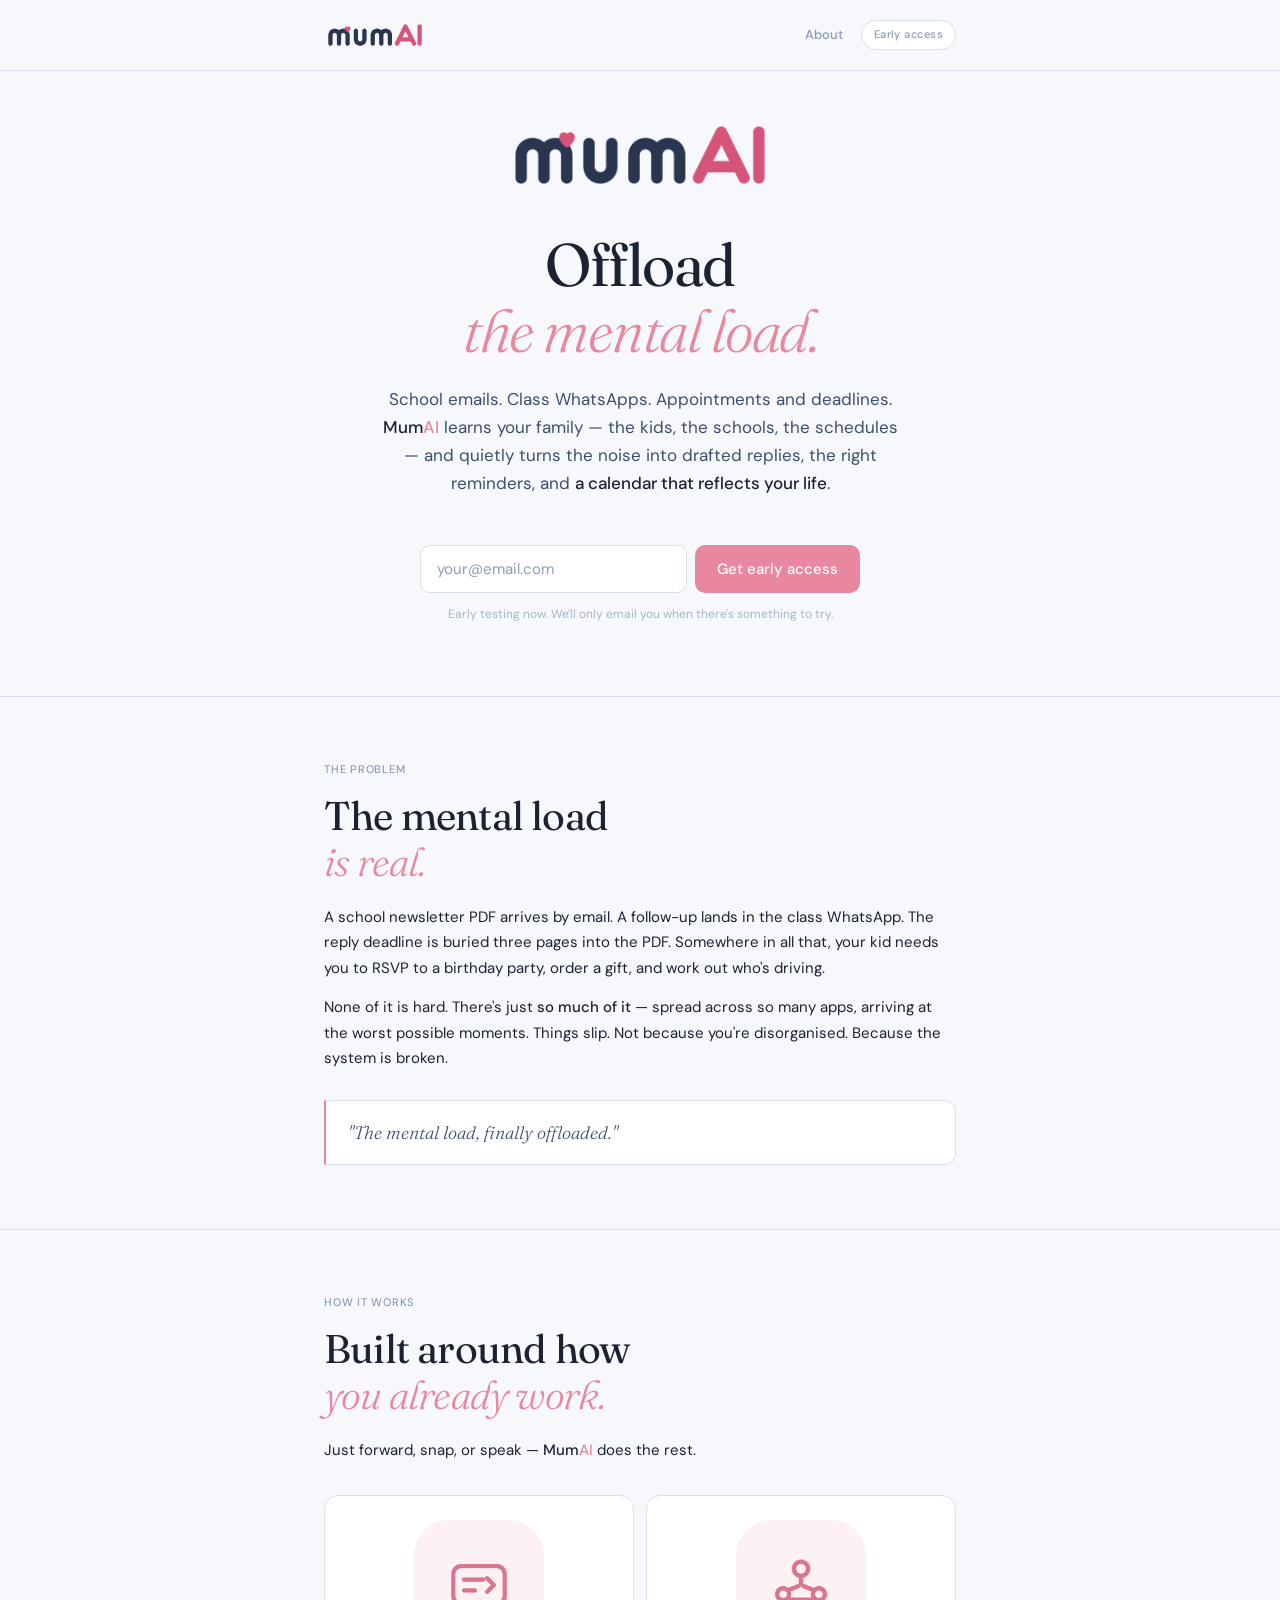
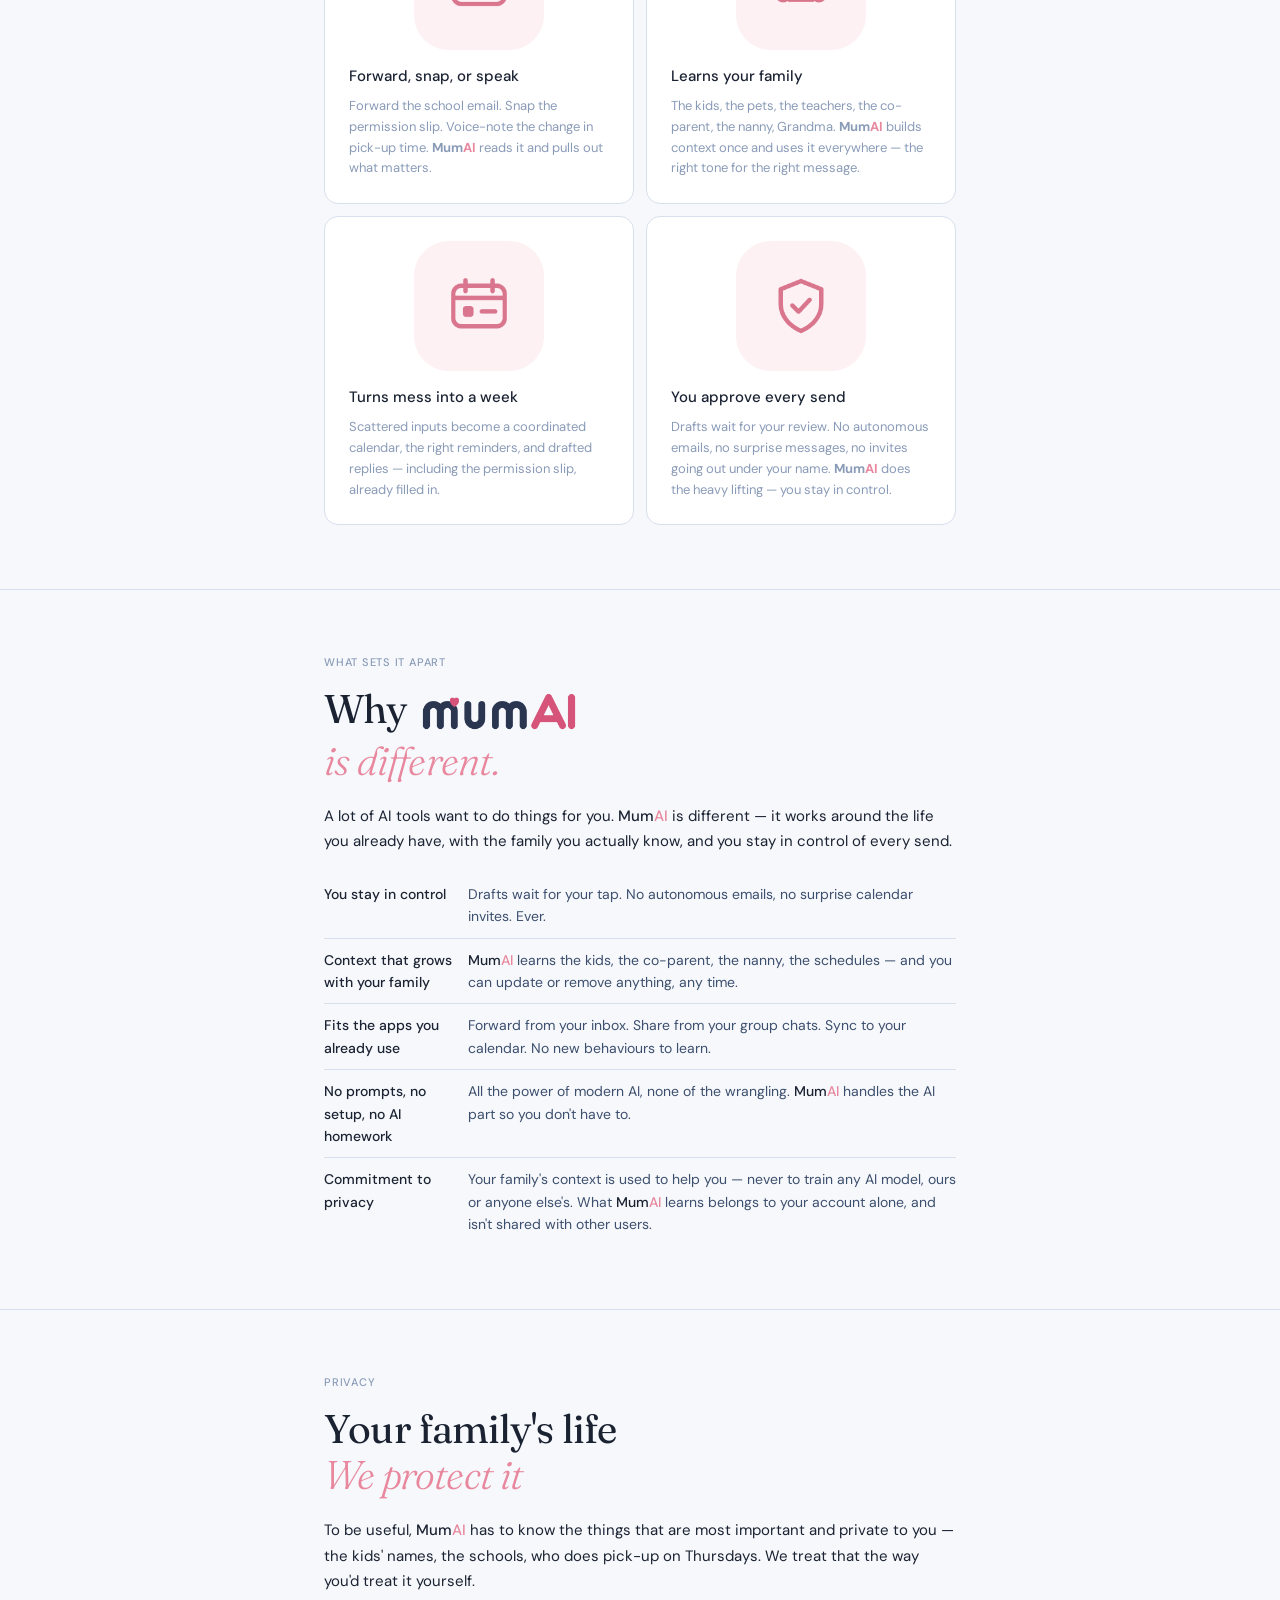
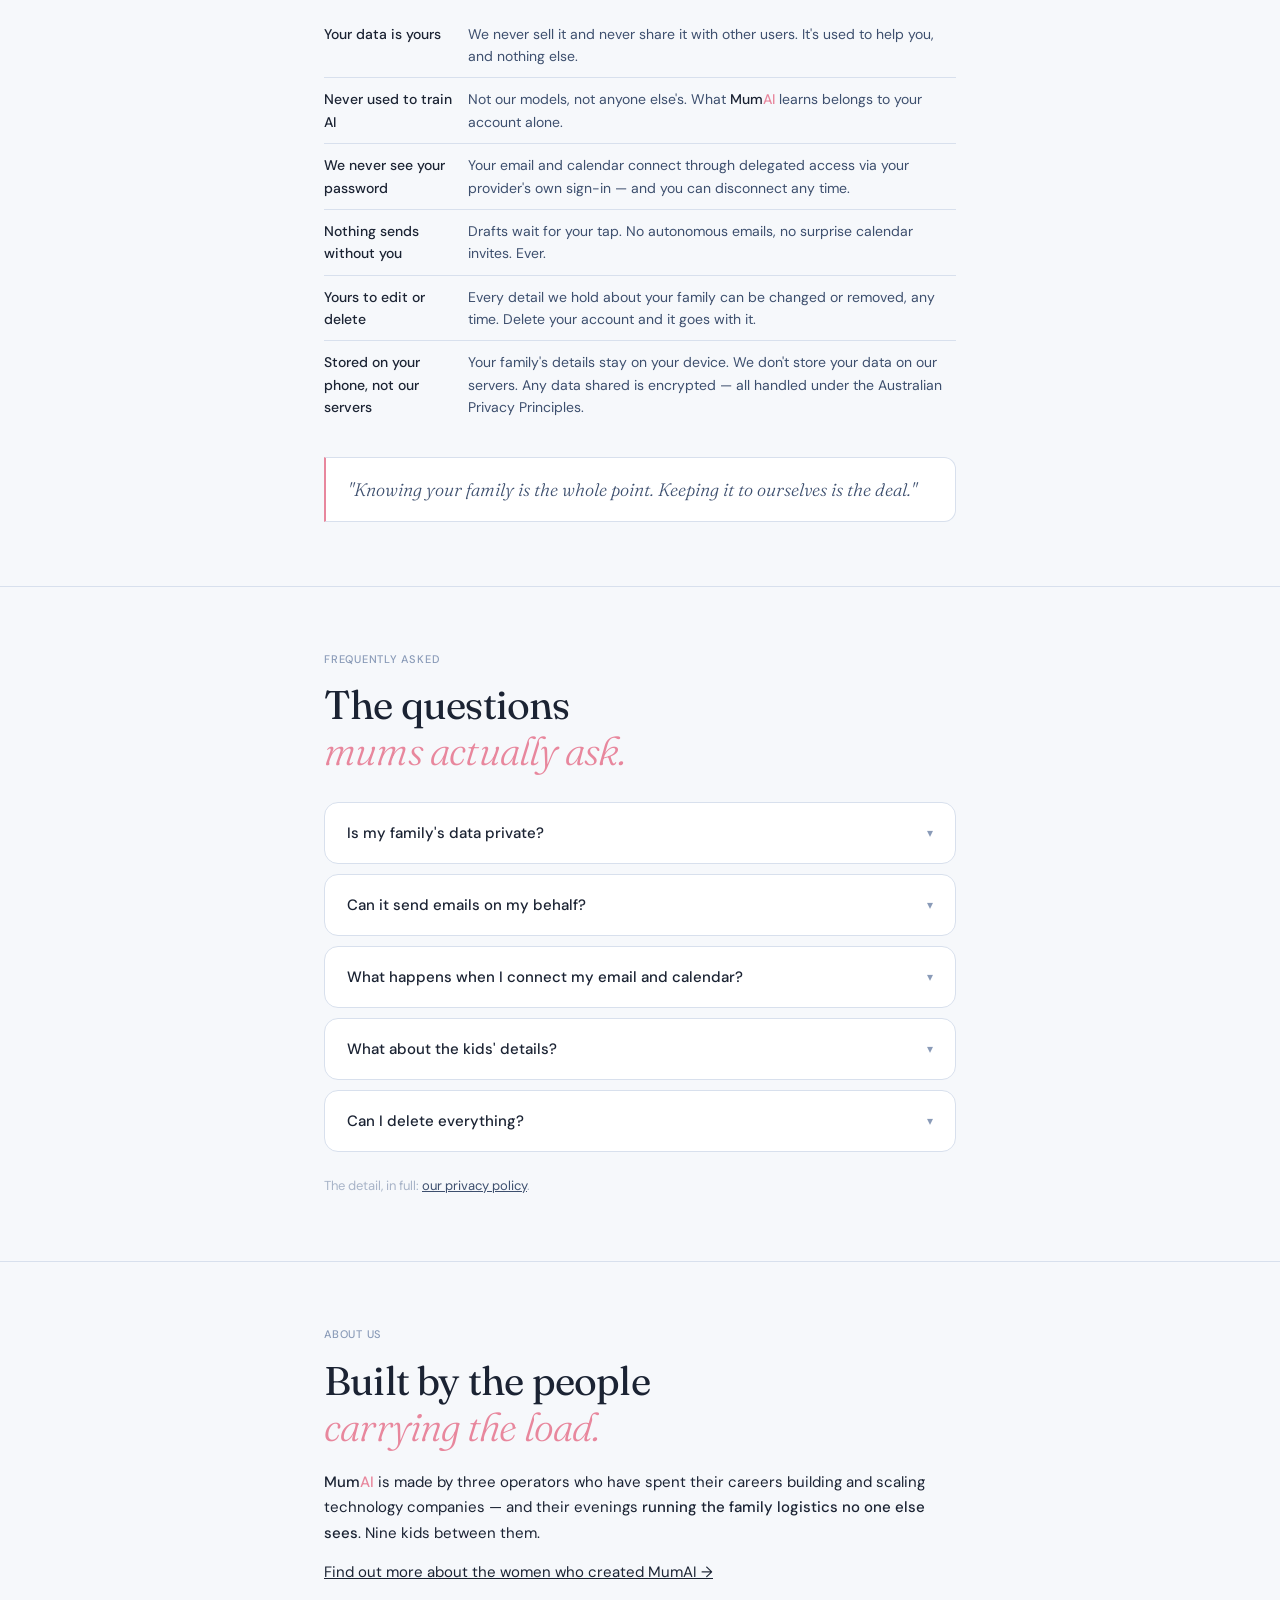
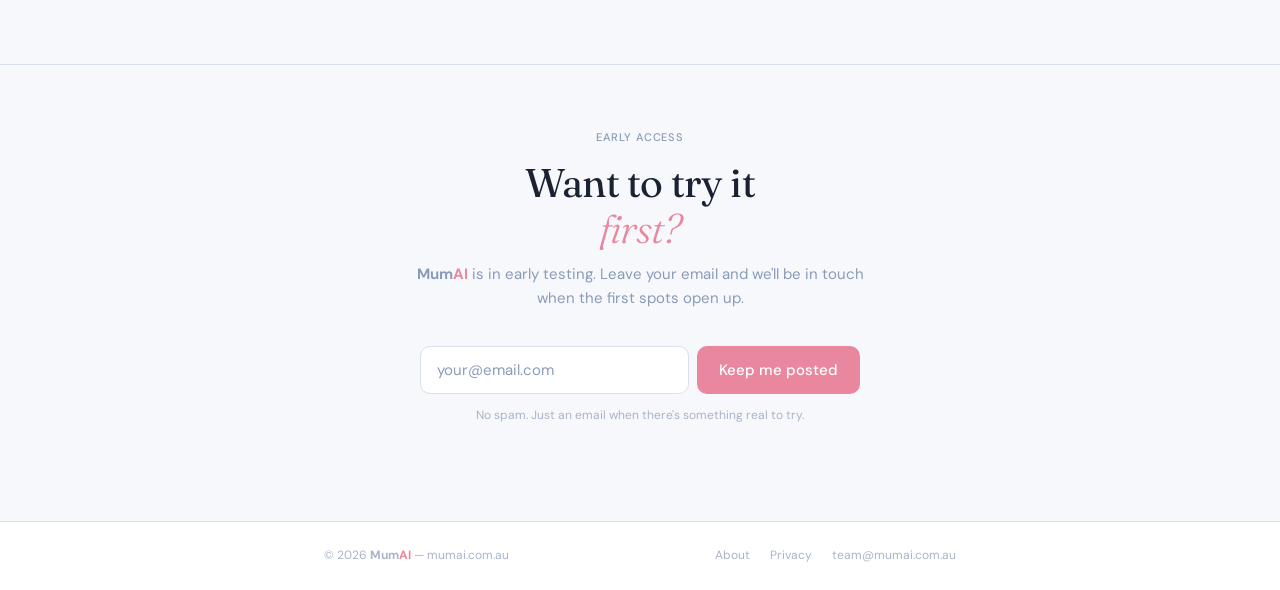
<file: index.html>
<!DOCTYPE html>
<html lang="en">
<head>
  <meta charset="UTF-8">
  <meta name="viewport" content="width=device-width, initial-scale=1.0">
  <title>MumAI — The mental load, finally offloaded</title>
  <meta name="description" content="An assistant that knows your family. MumAI learns the kids, the schools, the schedules — and quietly turns the noise into drafted replies, the right reminders, and a calendar that reflects your life.">
  <link rel="icon" type="image/png" href="assets/favicon.png">

  <!-- Fraunces (display) + DM Sans (body/UI) — from design system spec -->
  <link rel="preconnect" href="https://fonts.googleapis.com">
  <link rel="preconnect" href="https://fonts.gstatic.com" crossorigin>
  <link href="https://fonts.googleapis.com/css2?family=Fraunces:ital,opsz,wght@0,9..144,300;0,9..144,400;1,9..144,300;1,9..144,400&family=DM+Sans:wght@400;500&display=swap" rel="stylesheet">

  <link rel="stylesheet" href="assets/styles.css">
  <style>
    /* ── NAV (homepage only) ── */
    .nav-right { display: flex; align-items: center; gap: 18px; }
    .nav-link {
      font-size: 13px;
      font-weight: 500;
      color: var(--slate-mid);
      text-decoration: none;
      transition: color 0.15s;
    }
    .nav-link:hover { color: var(--slate); }
    .nav-badge {
      font-size: 11px;
      font-weight: 500;
      letter-spacing: 0.04em;
      color: var(--slate-mid);
      background: white;
      border: 0.5px solid var(--slate-light);
      padding: 5px 12px;
      border-radius: 20px;
    }

    /* ── HERO ── */
    .hero { padding: 44px 0 72px; text-align: center; border-top: none; }

    /* ── EMAIL SIGNUP ── */
    .signup-wrap { max-width: 440px; margin: 0 auto; }
    .signup { display: flex; gap: 8px; flex-wrap: wrap; }
    .signup input[type="email"] {
      flex: 1 1 200px;
      padding: 13px 16px;
      border: 0.5px solid var(--slate-light);
      border-radius: 10px;
      font-family: 'DM Sans', sans-serif;
      font-size: 15px;
      background: white;
      color: var(--slate-dark);
      outline: none;
      transition: border-color 0.15s;
    }
    .signup input[type="email"]::placeholder { color: var(--slate-mid); }
    .signup input[type="email"]:focus { border-color: var(--blush-mid); }
    .signup button {
      flex: 0 0 auto;
      padding: 13px 22px;
      background: var(--blush);
      color: white;
      border: none;
      border-radius: 10px;
      font-family: 'DM Sans', sans-serif;
      font-size: 15px;
      font-weight: 500;
      cursor: pointer;
      transition: opacity 0.15s;
      white-space: nowrap;
    }
    .signup button:hover { opacity: 0.88; }
    .signup-note { font-size: 12px; color: var(--muted); text-align: center; margin-top: 12px; }
    .signup-thanks {
      display: none;
      font-size: 14px;
      font-weight: 500;
      color: var(--done-text);
      background: var(--done-bg);
      border-radius: 10px;
      padding: 12px 18px;
      text-align: center;
      margin-top: 10px;
    }
    .cta-bottom .signup { justify-content: center; }

    /* ── FEATURE CARDS ── */
    .feature-grid { display: grid; grid-template-columns: 1fr 1fr; gap: 12px; margin-top: 32px; }
    @media (max-width: 520px) { .feature-grid { grid-template-columns: 1fr; } }
    .feature-card {
      background: white;
      border: 0.5px solid var(--slate-light);
      border-radius: 14px;
      padding: 24px;
      opacity: 0;
      transform: translateY(8px);
      transition: opacity 200ms ease-out, transform 200ms ease-out;
    }
    .feature-card.visible { opacity: 1; transform: translateY(0); }
    .feature-card:nth-child(2) { transition-delay: 40ms; }
    .feature-card:nth-child(3) { transition-delay: 80ms; }
    .feature-card:nth-child(4) { transition-delay: 120ms; }
    .feature-icon { margin-bottom: 14px; }
    .feature-icon img { width: 100%; max-width: 130px; height: auto; display: block; border-radius: 10px; margin: 0 auto; }
    .feature-card h3 { font-size: 15px; font-weight: 500; color: var(--slate-dark); margin-bottom: 8px; }
    .feature-card p { font-size: 13px; color: var(--slate-mid); line-height: 1.6; }

    /* ── TRUST LIST ── */
    .trust-list { list-style: none; margin-top: 18px; }
    .trust-list li {
      font-size: 14px;
      color: var(--slate);
      line-height: 1.6;
      padding: 10px 0;
      border-bottom: 0.5px solid var(--slate-light);
      display: flex;
      gap: 14px;
      align-items: flex-start;
    }
    .trust-list li:last-child { border-bottom: none; }
    .trust-list li strong { color: var(--slate-dark); font-weight: 500; flex: 0 0 130px; }
    @media (max-width: 520px) {
      .trust-list li { flex-direction: column; gap: 4px; }
      .trust-list li strong { flex: none; }
    }

    /* ── FAQ ── */
    .faq { display: grid; gap: 10px; margin-top: 28px; }
    .faq details {
      background: white;
      border: 0.5px solid var(--slate-light);
      border-radius: 14px;
      padding: 18px 22px;
    }
    .faq summary {
      display: flex;
      justify-content: space-between;
      align-items: center;
      gap: 16px;
      font-size: 15px;
      font-weight: 500;
      color: var(--slate-dark);
      cursor: pointer;
      list-style: none;
    }
    .faq summary::-webkit-details-marker { display: none; }
    .faq .chev { font-size: 12px; color: var(--slate-mid); transition: transform 180ms ease; }
    .faq details[open] .chev { transform: rotate(180deg); }
    .faq details p { margin-top: 12px; font-size: 14px; line-height: 1.7; color: var(--slate); }
    .faq-note { font-size: 13px; color: var(--muted); margin-top: 24px; }
    .faq-note a { color: var(--slate); text-decoration: underline; }
  </style>
</head>
<body>

  <nav>
    <div class="container">
      <a href="index.html" class="logo"><img src="assets/logo.png" alt="MumAI"></a>
      <div class="nav-right">
        <a href="about/index.html" class="nav-link">About</a>
        <span class="nav-badge">Early access</span>
      </div>
    </div>
  </nav>

  <main>

    <!-- HERO -->
    <section class="hero">
      <div class="container">
        <img src="assets/logo.png" alt="MumAI" style="height:80px;width:auto;display:block;margin:0 auto 36px;">
        <h1>Offload<br><em>the mental load.</em></h1>
        <p class="hero-sub">School emails. Class WhatsApps. Appointments and deadlines. <strong>Mum<span class="ai">AI</span></strong> learns your family — the kids, the schools, the schedules — and quietly turns the noise into drafted replies, the right reminders, and <strong>a calendar that reflects your life</strong>.</p>

        <!--
          FORMSPREE SETUP (2 min):
          1. Go to formspree.io → sign in with Google (wgglasgow@gmail.com)
          2. New form → name it "MumAI waitlist" → copy the endpoint URL
          3. Replace BOTH action= values below with that URL (looks like https://formspree.io/f/xxxxxxxx)
          Formspree emails you each submission and stores them in its dashboard. Free = 50/month.
        -->
        <div class="signup-wrap">
          <form class="signup" action="https://formspree.io/f/xjgzvoar" method="POST">
            <input type="email" name="email" placeholder="your@email.com" required autocomplete="email">
            <button type="submit">Get early access</button>
          </form>
          <div class="signup-thanks" id="thanks-hero">Got it — we will be in touch!</div>
          <p class="signup-note">Early testing now. We'll only email you when there's something to try.</p>
        </div>
      </div>
    </section>

    <!-- PROBLEM -->
    <section>
      <div class="container">
        <span class="label">The problem</span>
        <h2>The mental load<br><em>is real.</em></h2>
        <p class="body-text">A school newsletter PDF arrives by email. A follow-up lands in the class WhatsApp. The reply deadline is buried three pages into the PDF. Somewhere in all that, your kid needs you to RSVP to a birthday party, order a gift, and work out who's driving.</p>
        <p class="body-text">None of it is hard. There's just <strong>so much of it</strong> — spread across so many apps, arriving at the worst possible moments. Things slip. Not because you're disorganised. Because the system is broken.</p>
        <div class="pull-quote">
          <p>"The mental load, finally offloaded."</p>
        </div>
      </div>
    </section>

    <!-- FEATURES -->
    <section>
      <div class="container">
        <span class="label">How it works</span>
        <h2>Built around how<br><em>you already work.</em></h2>
        <p class="body-text">Just forward, snap, or speak — <strong>Mum<span class="ai">AI</span></strong> does the rest.</p>
        <div class="feature-grid" id="feature-grid">
          <div class="feature-card">
            <div class="feature-icon"><img src="assets/01-forward-snap-speak.png" alt="Forward, snap, or speak"></div>
            <h3>Forward, snap, or speak</h3>
            <p>Forward the school email. Snap the permission slip. Voice-note the change in pick-up time. <strong>Mum<span class="ai">AI</span></strong> reads it and pulls out what matters.</p>
          </div>
          <div class="feature-card">
            <div class="feature-icon"><img src="assets/02-learns-your-family.png" alt="Learns your family"></div>
            <h3>Learns your family</h3>
            <p>The kids, the pets, the teachers, the co-parent, the nanny, Grandma. <strong>Mum<span class="ai">AI</span></strong> builds context once and uses it everywhere — the right tone for the right message.</p>
          </div>
          <div class="feature-card">
            <div class="feature-icon"><img src="assets/03-turns-mess-into-a-week.png" alt="Turns mess into a week"></div>
            <h3>Turns mess into a week</h3>
            <p>Scattered inputs become a coordinated calendar, the right reminders, and drafted replies — including the permission slip, already filled in.</p>
          </div>
          <div class="feature-card">
            <div class="feature-icon"><img src="assets/04-you-approve-every-send.png" alt="You approve every send"></div>
            <h3>You approve every send</h3>
            <p>Drafts wait for your review. No autonomous emails, no surprise messages, no invites going out under your name. <strong>Mum<span class="ai">AI</span></strong> does the heavy lifting — you stay in control.</p>
          </div>
        </div>
      </div>
    </section>

    <!-- DIFFERENTIATION -->
    <section>
      <div class="container">
        <span class="label">What sets it apart</span>
        <h2>Why <img src="assets/logo.png" alt="MumAI" style="height:1.22em;vertical-align:middle;position:relative;top:-0.05em;"><br><em>is different.</em></h2>
        <p class="body-text">A lot of AI tools want to do things for you. <strong>Mum<span class="ai">AI</span></strong> is different — it works around the life you already have, with the family you actually know, and you stay in control of every send.</p>
        <ul class="trust-list">
          <li><strong>You stay in control</strong><span>Drafts wait for your tap. No autonomous emails, no surprise calendar invites. Ever.</span></li>
          <li><strong>Context that grows with your family</strong><span><strong>Mum<span class="ai">AI</span></strong> learns the kids, the co-parent, the nanny, the schedules — and you can update or remove anything, any time.</span></li>
          <li><strong>Fits the apps you already use</strong><span>Forward from your inbox. Share from your group chats. Sync to your calendar. No new behaviours to learn.</span></li>
          <li><strong>No prompts, no setup, no AI homework</strong><span>All the power of modern AI, none of the wrangling. <strong>Mum<span class="ai">AI</span></strong> handles the AI part so you don't have to.</span></li>
          <li><strong>Commitment to privacy</strong><span>Your family's context is used to help you — never to train any AI model, ours or anyone else's. What <strong>Mum<span class="ai">AI</span></strong> learns belongs to your account alone, and isn't shared with other users.</span></li>
        </ul>
      </div>
    </section>

    <!-- PRIVACY -->
    <section id="privacy">
      <div class="container">
        <span class="label">Privacy</span>
        <h2>Your family's life<br><em>We protect it</em></h2>
        <p class="body-text">To be useful, <strong>Mum<span class="ai">AI</span></strong> has to know the things that are most important and private to you — the kids' names, the schools, who does pick-up on Thursdays. We treat that the way you'd treat it yourself.</p>
        <ul class="trust-list">
          <li><strong>Your data is yours</strong><span>We never sell it and never share it with other users. It's used to help you, and nothing else.</span></li>
          <li><strong>Never used to train AI</strong><span>Not our models, not anyone else's. What <strong>Mum<span class="ai">AI</span></strong> learns belongs to your account alone.</span></li>
          <li><strong>We never see your password</strong><span>Your email and calendar connect through delegated access via your provider's own sign-in — and you can disconnect any time.</span></li>
          <li><strong>Nothing sends without you</strong><span>Drafts wait for your tap. No autonomous emails, no surprise calendar invites. Ever.</span></li>
          <li><strong>Yours to edit or delete</strong><span>Every detail we hold about your family can be changed or removed, any time. Delete your account and it goes with it.</span></li>
          <li><strong>Stored on your phone, not our servers</strong><span>Your family's details stay on your device. We don't store your data on our servers. Any data shared is encrypted — all handled under the Australian Privacy Principles.</span></li>
        </ul>
        <div class="pull-quote">
          <p>"Knowing your family is the whole point. Keeping it to ourselves is the deal."</p>
        </div>
      </div>
    </section>

    <!-- FAQ -->
    <section id="faq">
      <div class="container">
        <span class="label">Frequently asked</span>
        <h2>The questions<br><em>mums actually ask.</em></h2>
        <div class="faq">
          <details>
            <summary>Is my family's data private?<span class="chev">&#9662;</span></summary>
            <p>Yes. What we learn about your family lives in your account, is used only to help you, and is never sold, shared with other users, or used to train AI models.</p>
          </details>
          <details>
            <summary>Can it send emails on my behalf?<span class="chev">&#9662;</span></summary>
            <p>Only when you say so. <strong>Mum<span class="ai">AI</span></strong> drafts the reply, fills in the permission slip, proposes the calendar entry — then waits for your tap.</p>
          </details>
          <details>
            <summary>What happens when I connect my email and calendar?<span class="chev">&#9662;</span></summary>
            <p>You grant delegated access through your provider's own sign-in, so we never see or store your password. You choose what it can reach, and you can revoke access at any time — from us or from your provider.</p>
          </details>
          <details>
            <summary>What about the kids' details?<span class="chev">&#9662;</span></summary>
            <p>Names, schools, allergies, pick-up arrangements — we only keep what helps us help you, and you control every entry. Update or delete any detail, any time.</p>
          </details>
          <details>
            <summary>Can I delete everything?<span class="chev">&#9662;</span></summary>
            <p>Yes. Delete your account and your family's context goes with it, including anything we learned along the way. No quiet copies kept behind the scenes.</p>
          </details>
        </div>
        <p class="faq-note">The detail, in full: <a href="privacy/index.html">our privacy policy</a>.</p>
      </div>
    </section>

    <!-- ABOUT TEASER -->
    <section>
      <div class="container">
        <span class="label">About us</span>
        <h2>Built by the people<br><em>carrying the load.</em></h2>
        <p class="body-text"><strong>Mum<span class="ai">AI</span></strong> is made by three operators who have spent their careers building and scaling technology companies — and their evenings <strong>running the family logistics no one else sees</strong>. Nine kids between them.</p>
        <p class="body-text"><a href="about/index.html">Find out more about the women who created MumAI →</a></p>
      </div>
    </section>

    <!-- BOTTOM CTA -->
    <section class="cta-bottom" id="waitlist">
      <div class="container">
        <span class="label" style="text-align:center;">Early access</span>
        <h2>Want to try it<br><em>first?</em></h2>
        <p class="intro"><strong>Mum<span class="ai">AI</span></strong> is in early testing. Leave your email and we'll be in touch when the first spots open up.</p>
        <div class="signup-wrap" style="margin: 0 auto;">
          <form class="signup" style="justify-content:center;" action="https://formspree.io/f/xjgzvoar" method="POST">
            <input type="email" name="email" placeholder="your@email.com" required autocomplete="email">
            <button type="submit">Keep me posted</button>
          </form>
          <div class="signup-thanks" id="thanks-bottom">Got it — we'll be in touch!</div>
          <p class="signup-note">No spam. Just an email when there's something real to try.</p>
        </div>
      </div>
    </section>

  </main>

  <footer>
    <div class="container">
      <p>&copy; 2026 <strong>Mum<span class="ai">AI</span></strong> &mdash; mumai.com.au</p>
      <div class="footer-links">
        <a href="about/index.html">About</a>
        <a href="privacy/index.html">Privacy</a>
        <a href="mailto:team@mumai.com.au">team@mumai.com.au</a>
      </div>
    </div>
  </footer>

  <script>
    /* Card entrance: fade + translateY(8px)→0, 200ms ease-out, 40ms stagger — per design spec */
    const observer = new IntersectionObserver((entries) => {
      entries.forEach(entry => {
        if (entry.isIntersecting) entry.target.classList.add('visible');
      });
    }, { threshold: 0.1 });
    document.querySelectorAll('.feature-card').forEach(c => observer.observe(c));

    /* Formspree AJAX submit — shows inline thank-you instead of redirecting */
    document.querySelectorAll('.signup').forEach(form => {
      form.addEventListener('submit', async (e) => {
        e.preventDefault();
        const btn = form.querySelector('button');
        btn.textContent = 'Sending…';
        btn.disabled = true;
        try {
          const res = await fetch(form.action, {
            method: 'POST',
            body: new FormData(form),
            headers: { 'Accept': 'application/json' }
          });
          if (res.ok) {
            form.style.display = 'none';
            const thanks = form.nextElementSibling;
            if (thanks && thanks.classList.contains('signup-thanks')) {
              thanks.style.display = 'block';
            }
          } else {
            btn.textContent = 'Try again';
            btn.disabled = false;
          }
        } catch {
          btn.textContent = 'Try again';
          btn.disabled = false;
        }
      });
    });
  </script>

</body>
</html>
</file>
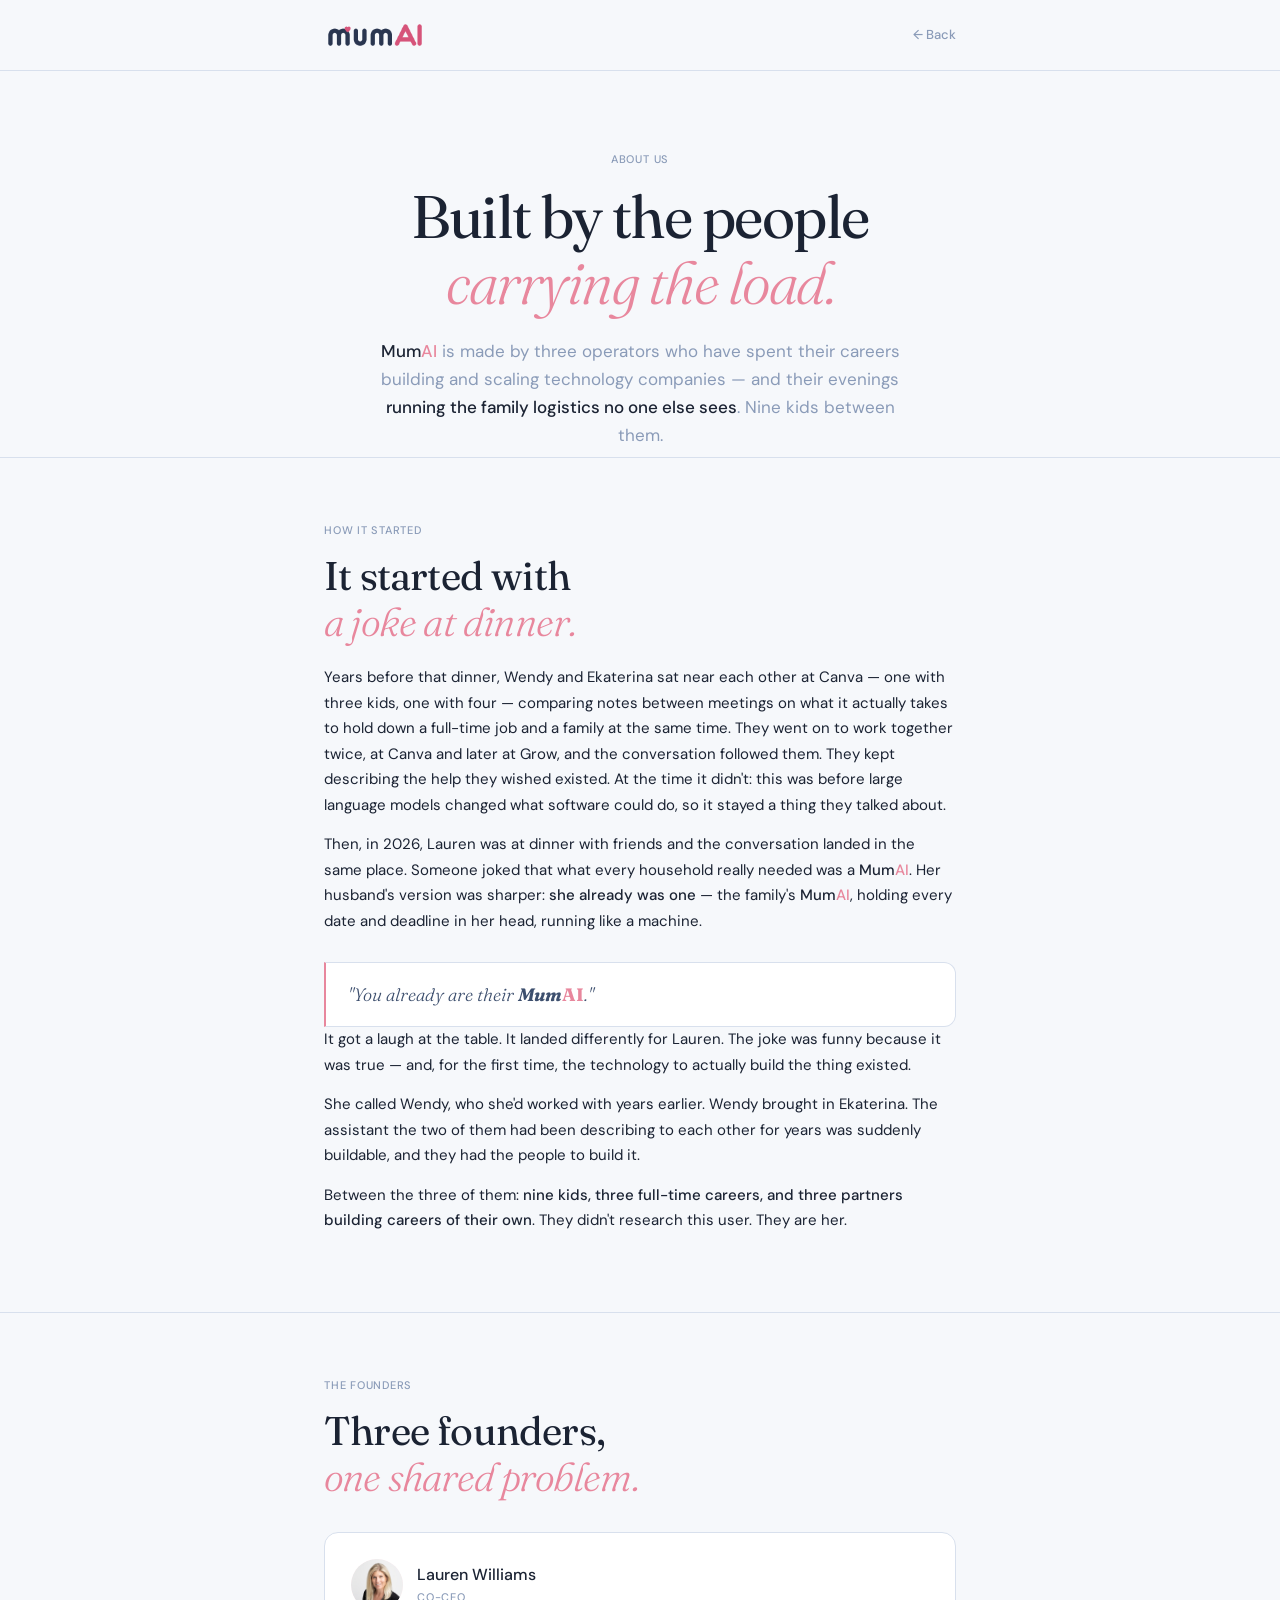
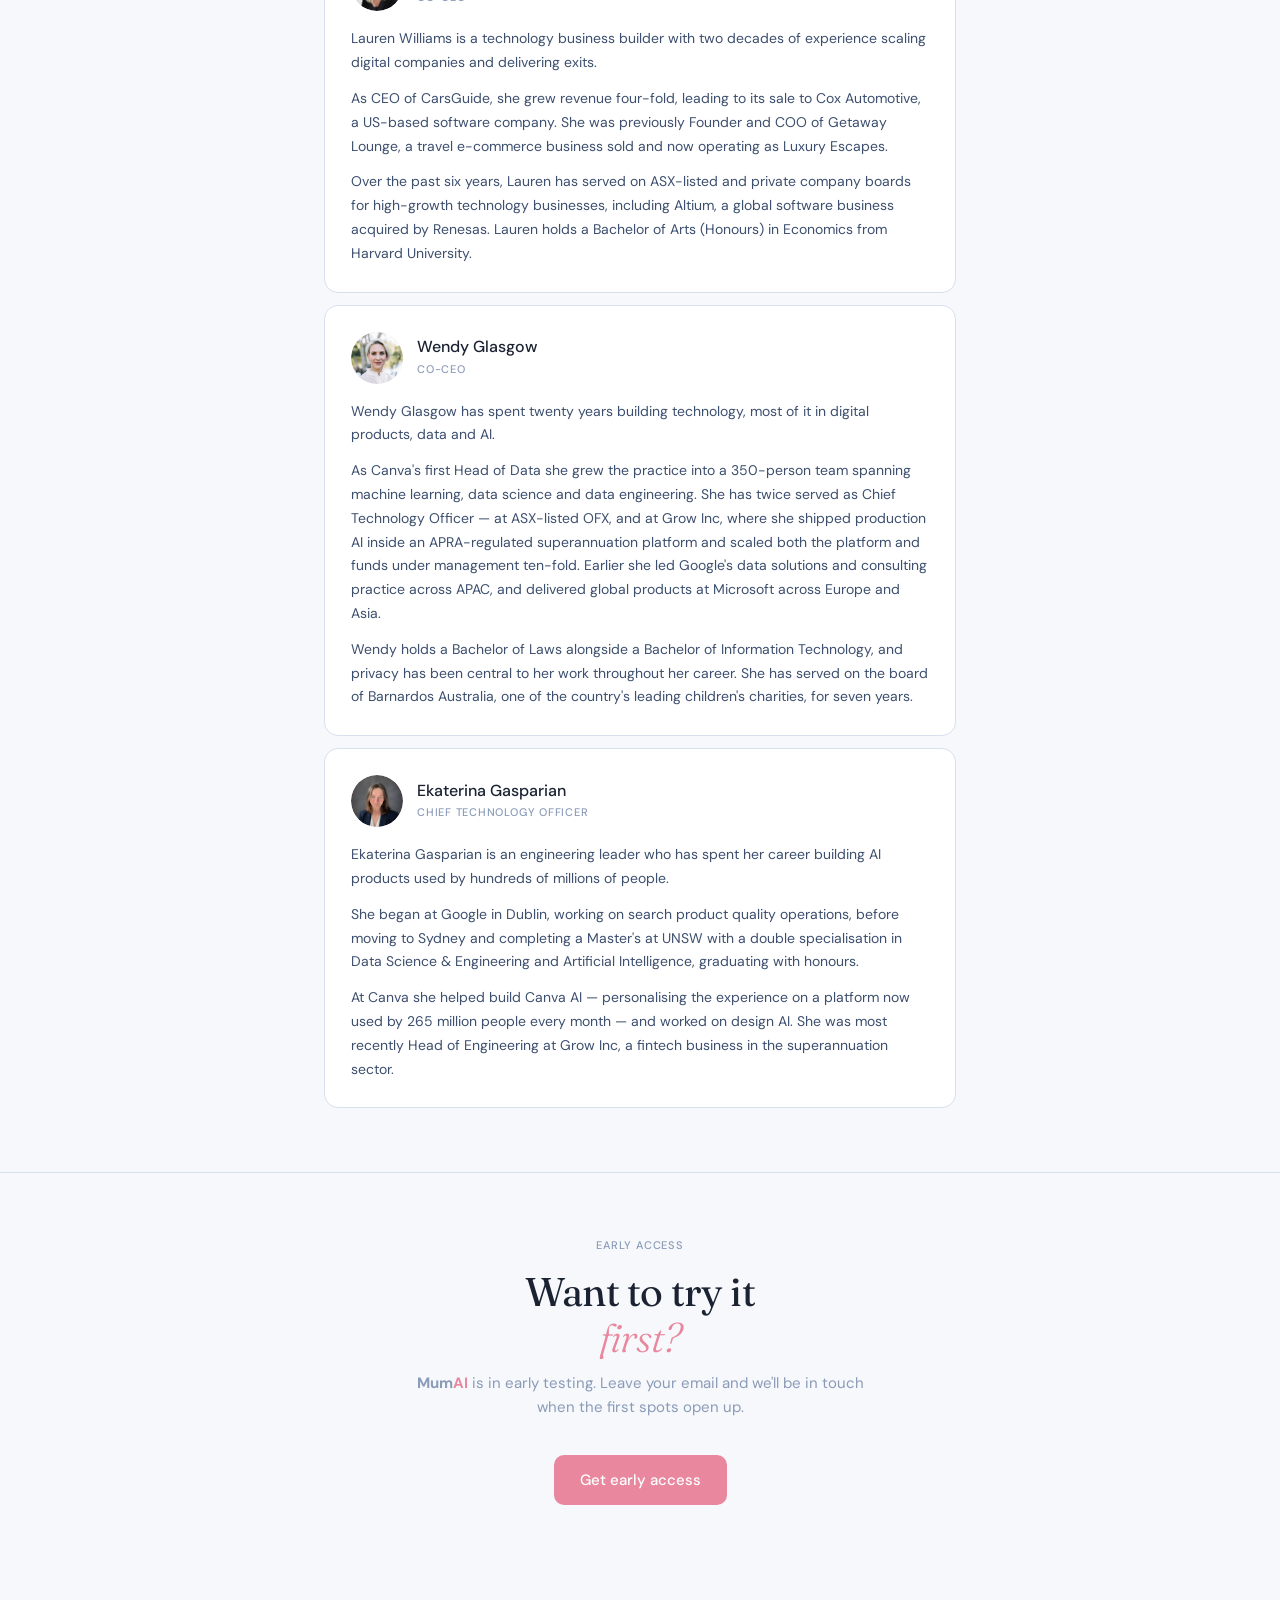
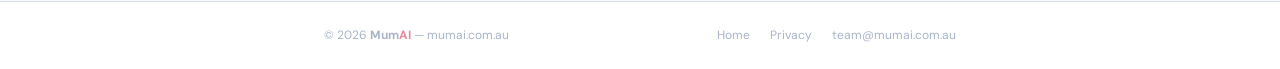
<file: about/index.html>
<!DOCTYPE html>
<html lang="en">
<head>
  <meta charset="UTF-8">
  <meta name="viewport" content="width=device-width, initial-scale=1.0">
  <title>About — MumAI</title>
  <meta name="description" content="MumAI is built by Lauren Williams, Wendy Glasgow and Ekaterina Gasparian — three technology operators with nine kids between them, building the assistant they spent years wishing existed.">
  <link rel="icon" type="image/png" href="../assets/favicon.png">

  <link rel="preconnect" href="https://fonts.googleapis.com">
  <link rel="preconnect" href="https://fonts.gstatic.com" crossorigin>
  <link href="https://fonts.googleapis.com/css2?family=Fraunces:ital,opsz,wght@0,9..144,300;0,9..144,400;1,9..144,300;1,9..144,400&family=DM+Sans:wght@400;500&display=swap" rel="stylesheet">

  <link rel="stylesheet" href="../assets/styles.css">
  <style>
    /* ── HERO ── */
    .hero { padding: 80px 0 8px; text-align: center; }
    section:first-of-type { border-top: none; }
    .hero-sub { color: var(--slate-mid); margin-bottom: 0; }

    /* ── FOUNDER CARDS ── */
    .founders { margin-top: 32px; }
    .founder {
      background: white;
      border: 0.5px solid var(--slate-light);
      border-radius: 14px;
      padding: 26px;
      margin-bottom: 12px;
      opacity: 0;
      transform: translateY(8px);
      transition: opacity 200ms ease-out, transform 200ms ease-out;
    }
    .founder.visible { opacity: 1; transform: translateY(0); }
    .founder:nth-child(2) { transition-delay: 40ms; }
    .founder:nth-child(3) { transition-delay: 80ms; }
    .founder:last-child { margin-bottom: 0; }
    .founder-head { display: flex; align-items: center; gap: 14px; margin-bottom: 16px; }
    .founder-avatar {
      position: relative;
      flex: 0 0 auto;
      width: 52px;
      height: 52px;
      border-radius: 50%;
      background: var(--blush-light);
      display: flex;
      align-items: center;
      justify-content: center;
      overflow: hidden;
    }
    .founder-initials {
      font-family: 'Fraunces', serif;
      font-optical-sizing: auto;
      font-size: 16px;
      font-weight: 400;
      letter-spacing: 0.02em;
      color: var(--slate);
    }
    .founder-avatar img {
      position: absolute;
      inset: 0;
      width: 100%;
      height: 100%;
      object-fit: cover;
      border-radius: 50%;
    }
    .founder-name { font-size: 16px; font-weight: 500; color: var(--slate-dark); line-height: 1.3; }
    .founder-role {
      font-size: 11px;
      font-weight: 500;
      letter-spacing: 0.07em;
      text-transform: uppercase;
      color: var(--slate-mid);
      margin-top: 3px;
    }
    .founder-bio { font-size: 14px; color: var(--slate); line-height: 1.7; margin-bottom: 12px; }
    .founder-bio:last-child { margin-bottom: 0; }
    .founder-bio strong { color: var(--slate-dark); font-weight: 500; }

    /* ── CTA button ── */
    .cta-button {
      display: inline-block;
      padding: 13px 26px;
      background: var(--blush);
      color: white;
      border-radius: 10px;
      font-size: 15px;
      font-weight: 500;
      text-decoration: none;
      transition: opacity 0.15s;
    }
    .cta-button:hover { opacity: 0.88; }
  </style>
</head>
<body>

  <nav>
    <div class="container">
      <a href="../index.html" class="logo"><img src="../assets/logo.png" alt="MumAI"></a>
      <a href="../index.html" class="nav-back">← Back</a>
    </div>
  </nav>

  <main>

    <!-- HERO -->
    <section class="hero">
      <div class="container">
        <span class="label">About us</span>
        <h1>Built by the people<br><em>carrying the load.</em></h1>
        <p class="hero-sub"><strong>Mum<span class="ai">AI</span></strong> is made by three operators who have spent their careers building and scaling technology companies — and their evenings <strong>running the family logistics no one else sees</strong>. Nine kids between them.</p>
      </div>
    </section>

    <!-- STORY -->
    <section>
      <div class="container">
        <span class="label">How it started</span>
        <h2>It started with<br><em>a joke at dinner.</em></h2>
        <p class="body-text">Years before that dinner, Wendy and Ekaterina sat near each other at Canva — one with three kids, one with four — comparing notes between meetings on what it actually takes to hold down a full-time job and a family at the same time. They went on to work together twice, at Canva and later at Grow, and the conversation followed them. They kept describing the help they wished existed. At the time it didn't: this was before large language models changed what software could do, so it stayed a thing they talked about.</p>
        <p class="body-text">Then, in 2026, Lauren was at dinner with friends and the conversation landed in the same place. Someone joked that what every household really needed was a <strong>Mum<span class="ai">AI</span></strong>. Her husband's version was sharper: <strong>she already was one</strong> — the family's <strong>Mum<span class="ai">AI</span></strong>, holding every date and deadline in her head, running like a machine.</p>
        <div class="pull-quote">
          <p>"You already are their <strong>Mum<span class="ai">AI</span></strong>."</p>
        </div>
        <p class="body-text">It got a laugh at the table. It landed differently for Lauren. The joke was funny because it was true — and, for the first time, the technology to actually build the thing existed.</p>
        <p class="body-text">She called Wendy, who she'd worked with years earlier. Wendy brought in Ekaterina. The assistant the two of them had been describing to each other for years was suddenly buildable, and they had the people to build it.</p>
        <p class="body-text">Between the three of them: <strong>nine kids, three full-time careers, and three partners building careers of their own</strong>. They didn't research this user. They are her.</p>
      </div>
    </section>

    <!-- FOUNDERS -->
    <section>
      <div class="container">
        <span class="label">The founders</span>
        <h2>Three founders,<br><em>one shared problem.</em></h2>

        <div class="founders" id="founders">

          <div class="founder">
            <div class="founder-head">
              <div class="founder-avatar">
                <span class="founder-initials">LW</span>
                <img src="lauren.jpg" alt="Lauren Williams" width="52" height="52" loading="lazy" onerror="this.remove()">
              </div>
              <div>
                <div class="founder-name">Lauren Williams</div>
                <div class="founder-role">Co-CEO</div>
              </div>
            </div>
            <p class="founder-bio">Lauren Williams is a technology business builder with two decades of experience scaling digital companies and delivering exits.</p>
            <p class="founder-bio">As CEO of CarsGuide, she grew revenue four-fold, leading to its sale to Cox Automotive, a US-based software company. She was previously Founder and COO of Getaway Lounge, a travel e-commerce business sold and now operating as Luxury Escapes.</p>
            <p class="founder-bio">Over the past six years, Lauren has served on ASX-listed and private company boards for high-growth technology businesses, including Altium, a global software business acquired by Renesas. Lauren holds a Bachelor of Arts (Honours) in Economics from Harvard University.</p>
          </div>

          <div class="founder">
            <div class="founder-head">
              <div class="founder-avatar">
                <span class="founder-initials">WG</span>
                <img src="wendy.jpg" alt="Wendy Glasgow" width="52" height="52" loading="lazy" onerror="this.remove()">
              </div>
              <div>
                <div class="founder-name">Wendy Glasgow</div>
                <div class="founder-role">Co-CEO</div>
              </div>
            </div>
            <p class="founder-bio">Wendy Glasgow has spent twenty years building technology, most of it in digital products, data and AI.</p>
            <p class="founder-bio">As Canva's first Head of Data she grew the practice into a 350-person team spanning machine learning, data science and data engineering. She has twice served as Chief Technology Officer — at ASX-listed OFX, and at Grow Inc, where she shipped production AI inside an APRA-regulated superannuation platform and scaled both the platform and funds under management ten-fold. Earlier she led Google's data solutions and consulting practice across APAC, and delivered global products at Microsoft across Europe and Asia.</p>
            <p class="founder-bio">Wendy holds a Bachelor of Laws alongside a Bachelor of Information Technology, and privacy has been central to her work throughout her career. She has served on the board of Barnardos Australia, one of the country's leading children's charities, for seven years.</p>
          </div>

          <div class="founder">
            <div class="founder-head">
              <div class="founder-avatar">
                <span class="founder-initials">EG</span>
                <img src="ekaterina.jpg" alt="Ekaterina Gasparian" width="52" height="52" loading="lazy" onerror="this.remove()">
              </div>
              <div>
                <div class="founder-name">Ekaterina Gasparian</div>
                <div class="founder-role">Chief Technology Officer</div>
              </div>
            </div>
            <p class="founder-bio">Ekaterina Gasparian is an engineering leader who has spent her career building AI products used by hundreds of millions of people.</p>
            <p class="founder-bio">She began at Google in Dublin, working on search product quality operations, before moving to Sydney and completing a Master's at UNSW with a double specialisation in Data Science &amp; Engineering and Artificial Intelligence, graduating with honours.</p>
            <p class="founder-bio">At Canva she helped build Canva AI — personalising the experience on a platform now used by 265 million people every month — and worked on design AI. She was most recently Head of Engineering at Grow Inc, a fintech business in the superannuation sector.</p>
          </div>

        </div>
      </div>
    </section>

    <!-- BOTTOM CTA -->
    <section class="cta-bottom">
      <div class="container">
        <span class="label">Early access</span>
        <h2>Want to try it<br><em>first?</em></h2>
        <p class="intro"><strong>Mum<span class="ai">AI</span></strong> is in early testing. Leave your email and we'll be in touch when the first spots open up.</p>
        <a href="../index.html#waitlist" class="cta-button">Get early access</a>
      </div>
    </section>

  </main>

  <footer>
    <div class="container">
      <p>&copy; 2026 <strong>Mum<span class="ai">AI</span></strong> &mdash; mumai.com.au</p>
      <div class="footer-links">
        <a href="../index.html">Home</a>
        <a href="../privacy/index.html">Privacy</a>
        <a href="mailto:team@mumai.com.au">team@mumai.com.au</a>
      </div>
    </div>
  </footer>

  <script>
    /* Card entrance: fade + translateY(8px)→0, 200ms ease-out, 40ms stagger — per design spec */
    const observer = new IntersectionObserver((entries) => {
      entries.forEach(entry => {
        if (entry.isIntersecting) entry.target.classList.add('visible');
      });
    }, { threshold: 0.1 });
    document.querySelectorAll('.founder').forEach(c => observer.observe(c));
  </script>

</body>
</html>
</file>
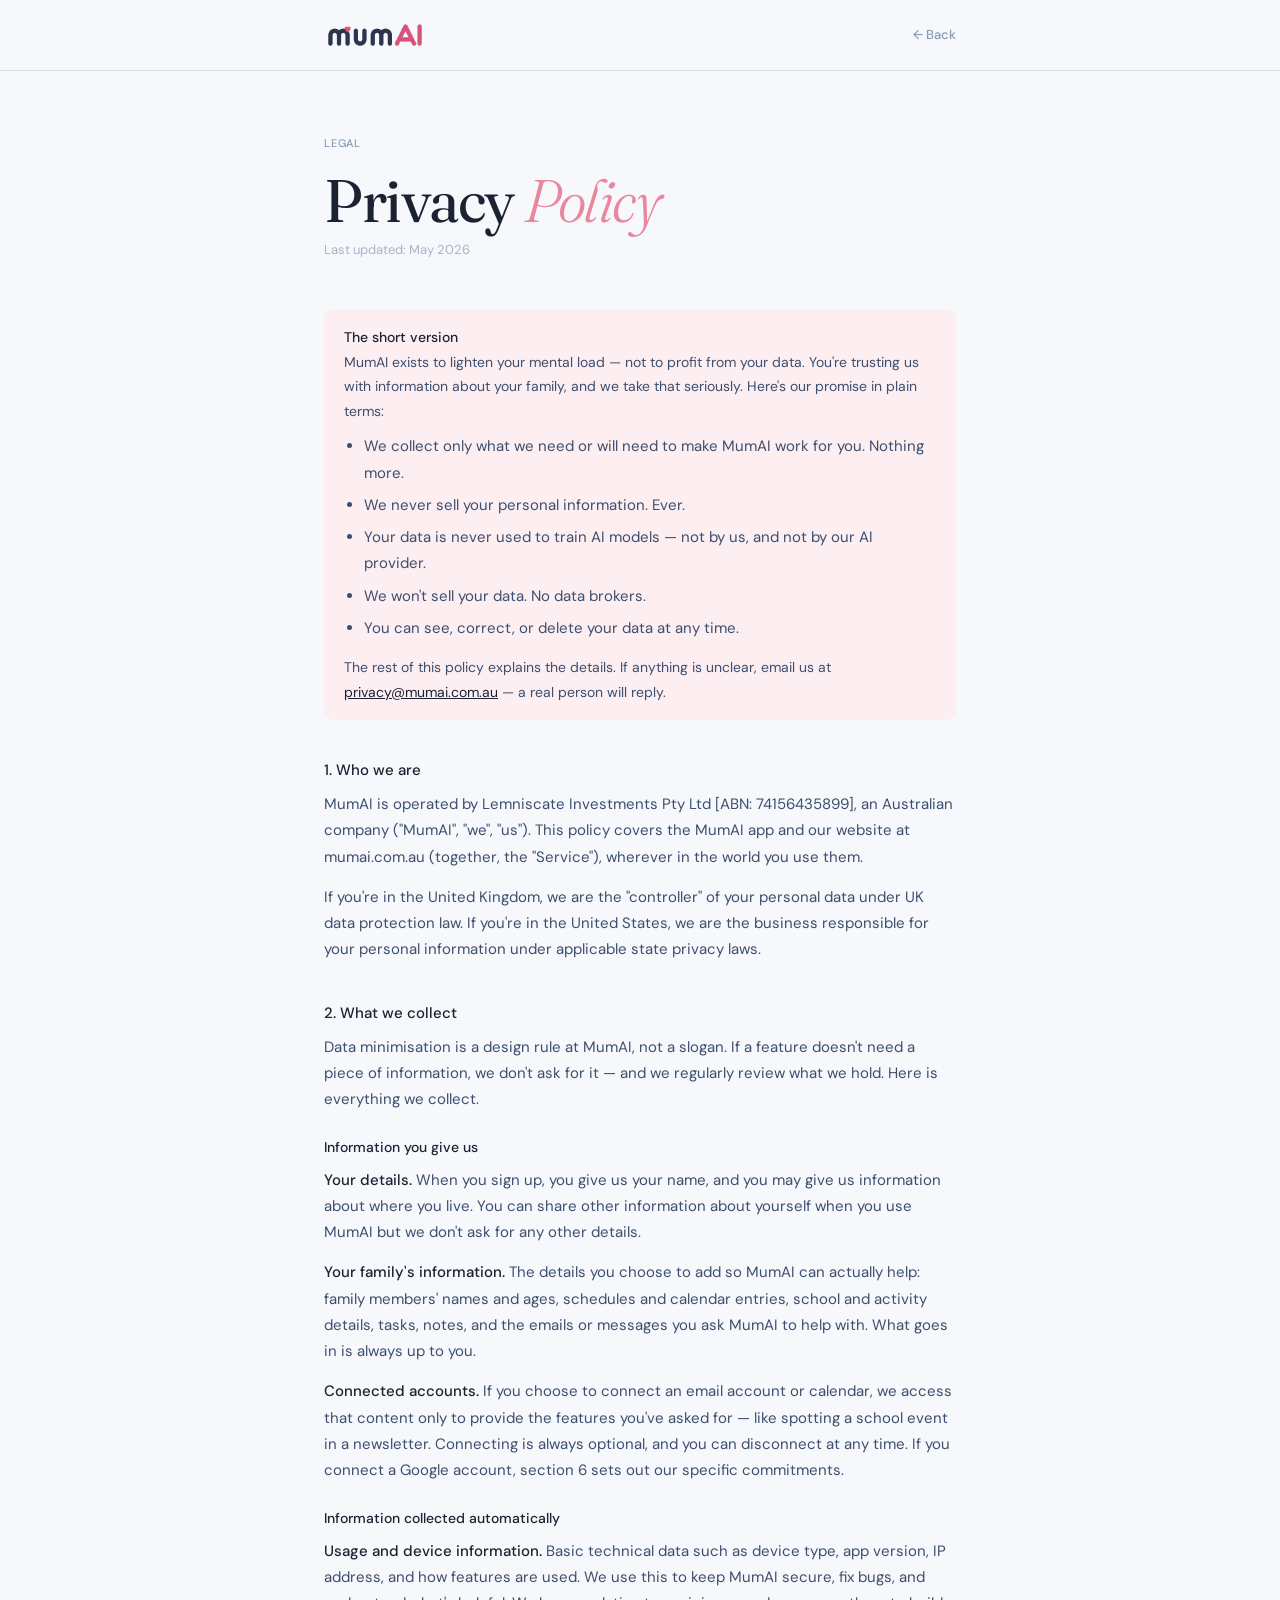
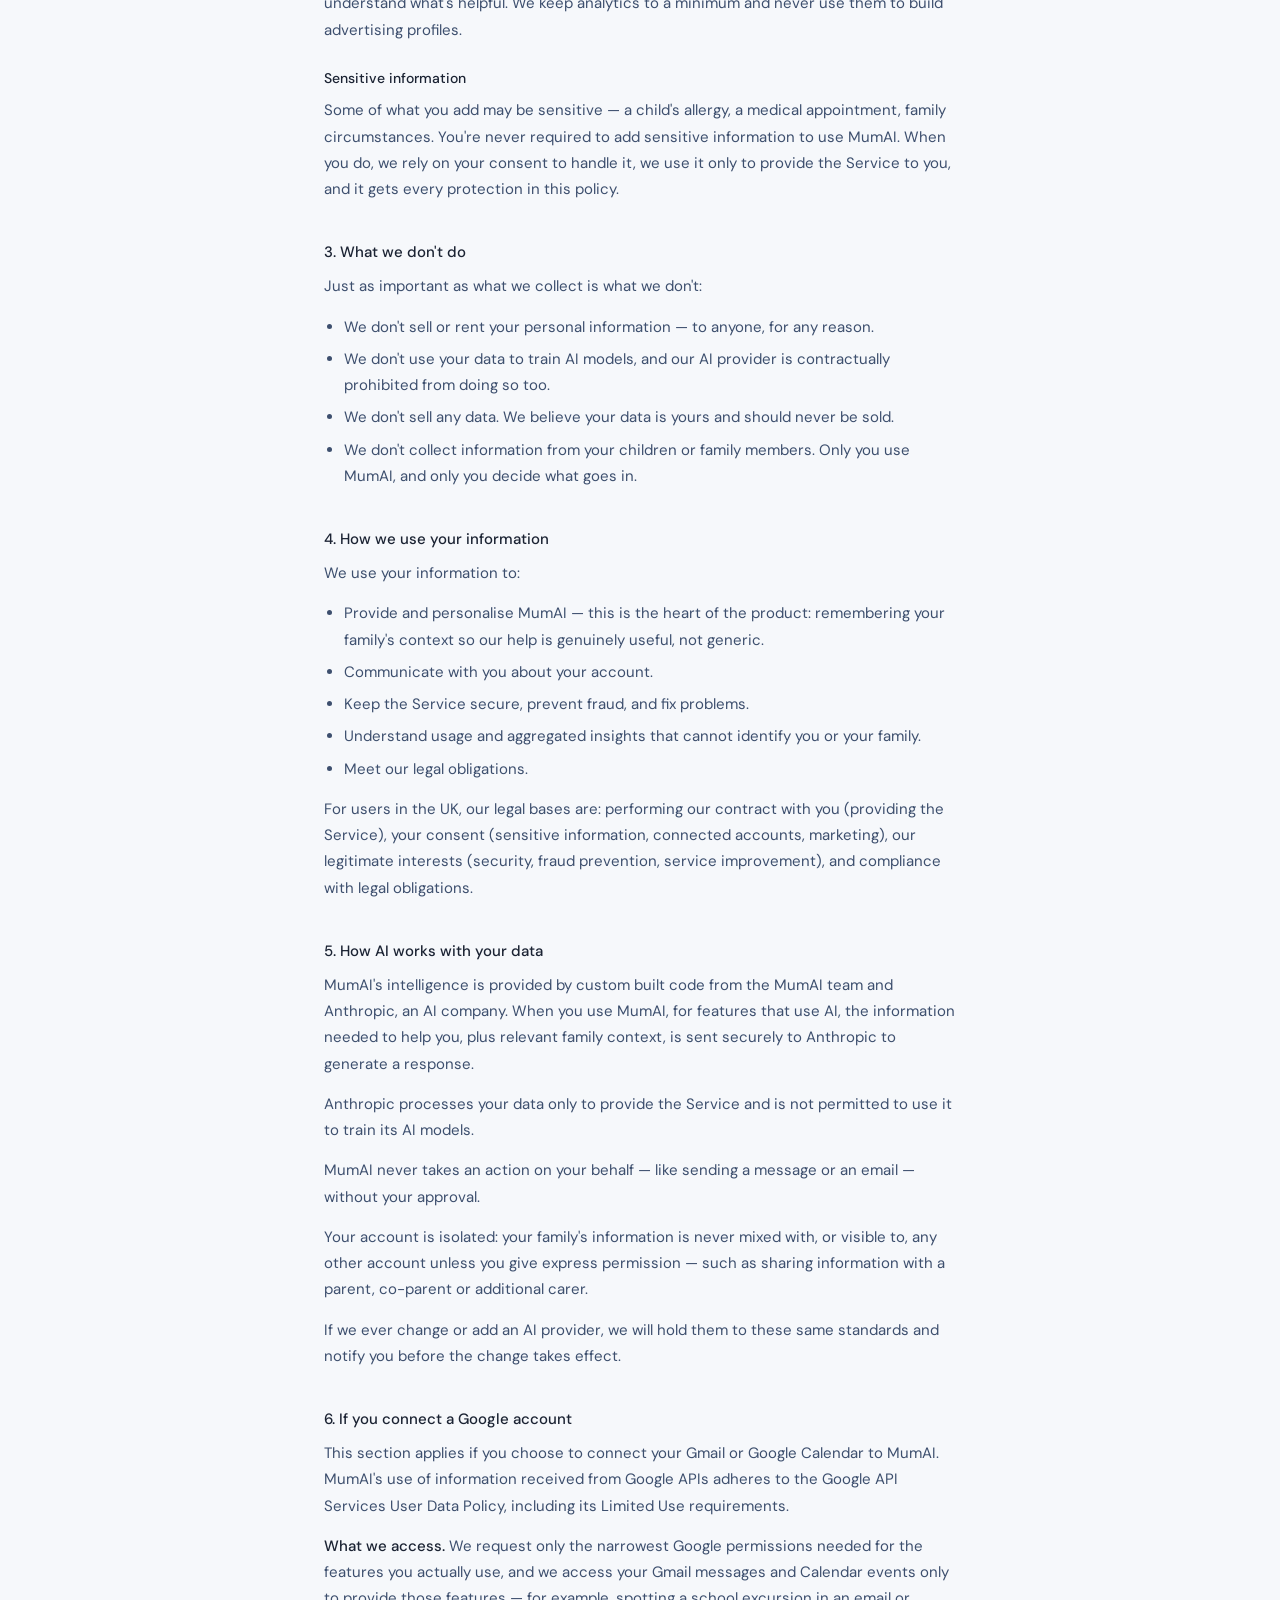
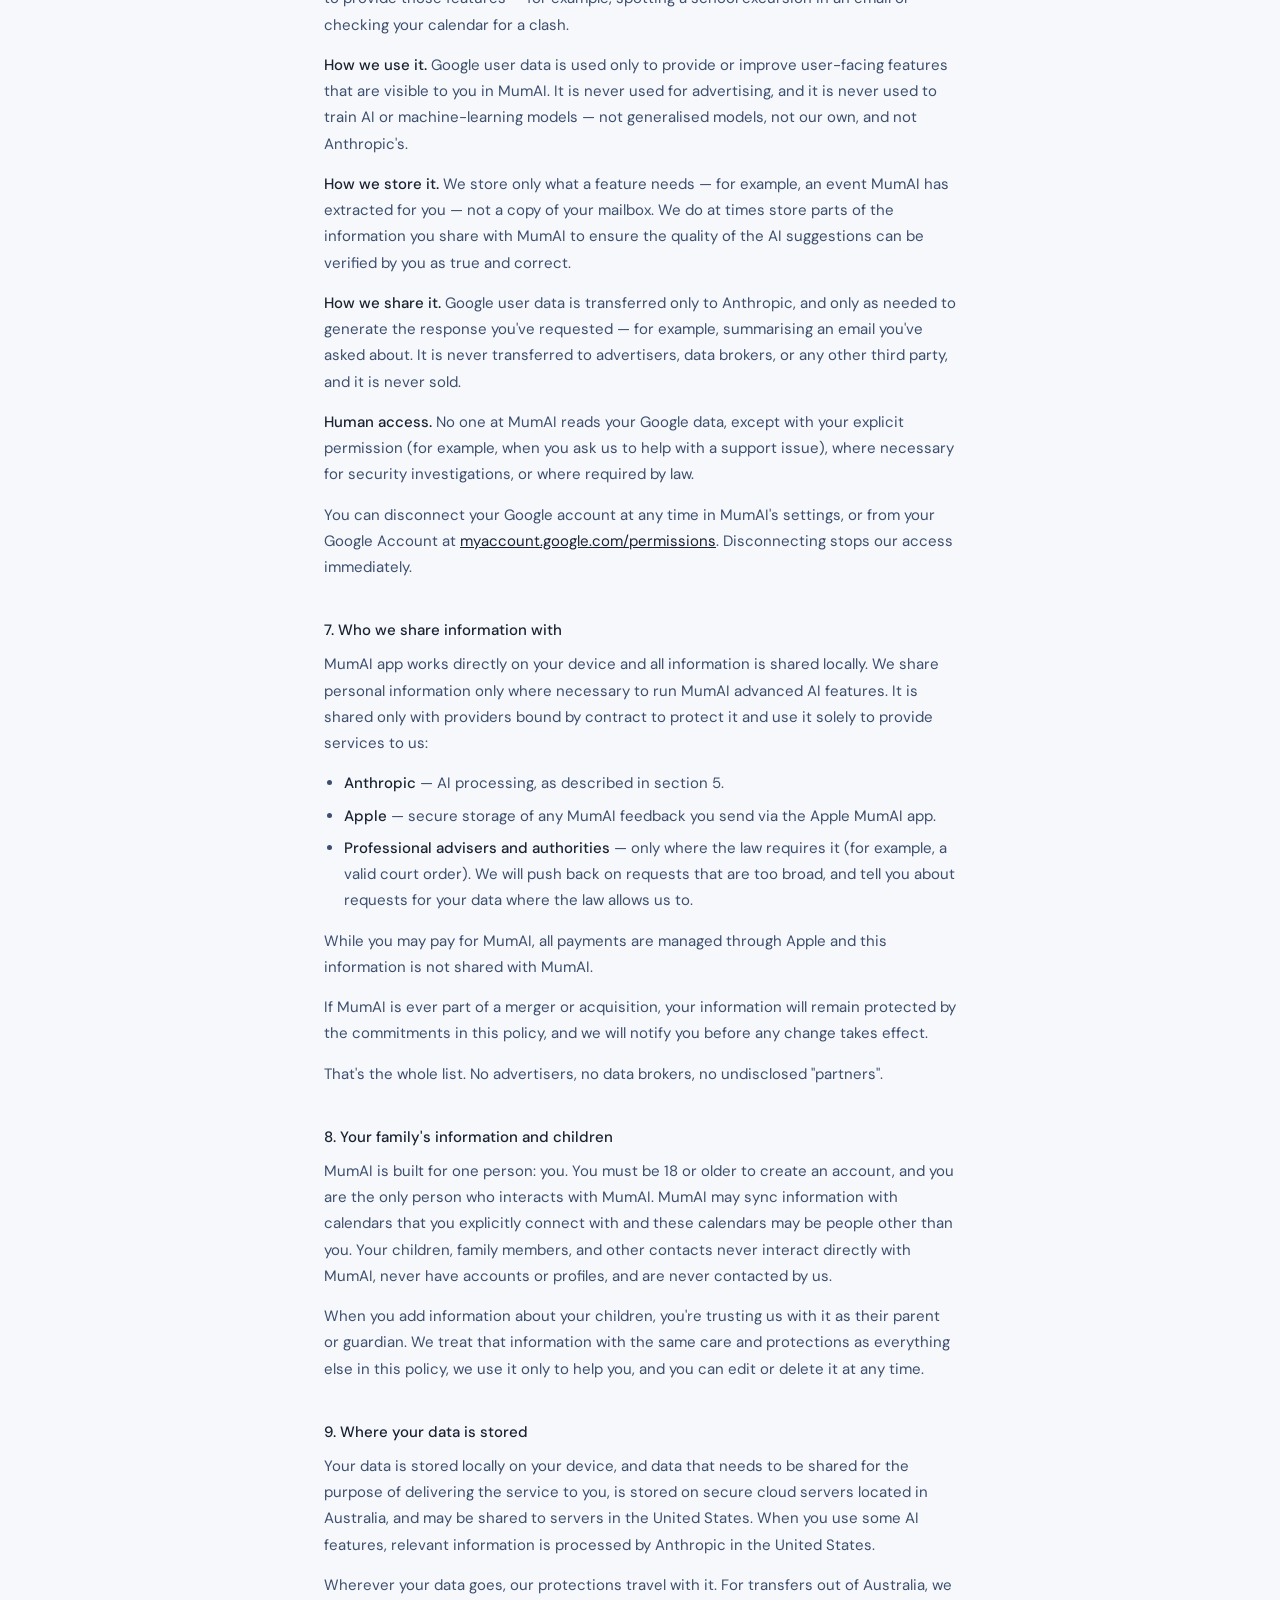
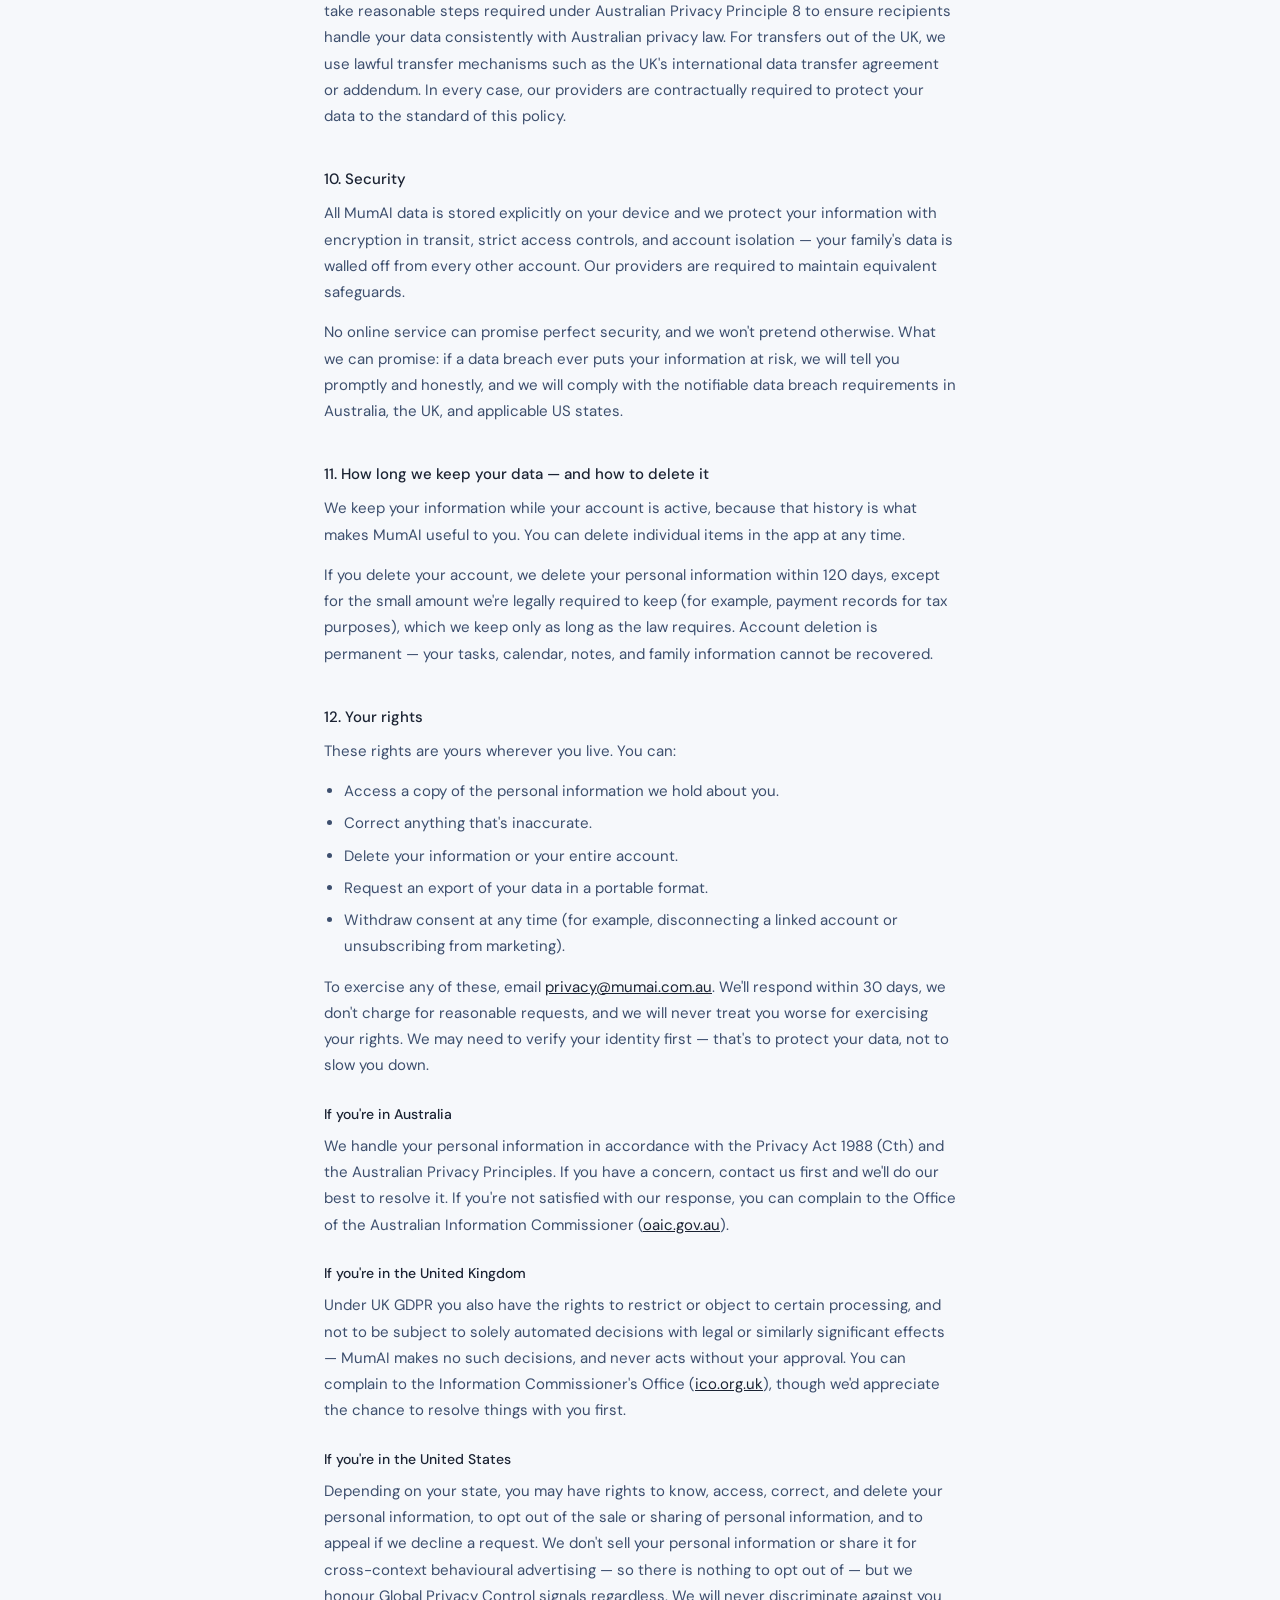
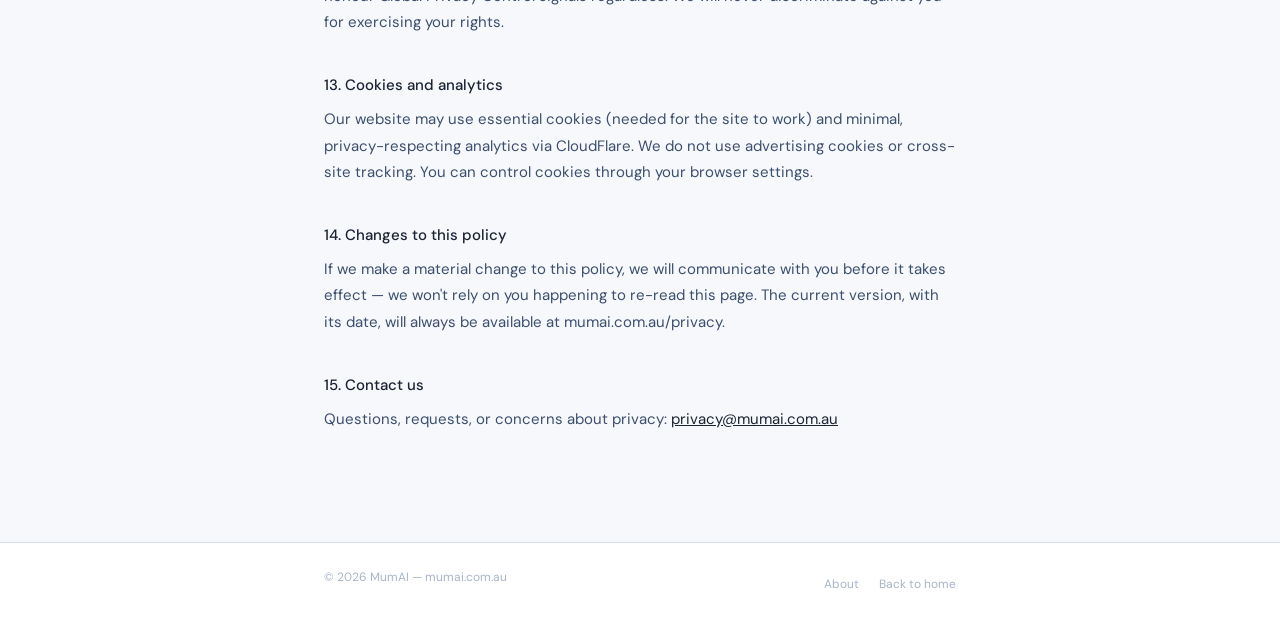
<file: privacy/index.html>
<!DOCTYPE html>
<html lang="en">
<head>
  <meta charset="UTF-8">
  <meta name="viewport" content="width=device-width, initial-scale=1.0">
  <title>Privacy Policy — MumAI</title>
  <meta name="description" content="Privacy policy for MumAI.">
  <link rel="icon" type="image/png" href="../assets/favicon.png">

  <link rel="preconnect" href="https://fonts.googleapis.com">
  <link rel="preconnect" href="https://fonts.gstatic.com" crossorigin>
  <link href="https://fonts.googleapis.com/css2?family=Fraunces:ital,opsz,wght@0,9..144,300;0,9..144,400;1,9..144,300;1,9..144,400&family=DM+Sans:wght@400;500&display=swap" rel="stylesheet">

  <link rel="stylesheet" href="../assets/styles.css">
  <style>
    /* ── CONTENT LAYOUT ── */
    .content { padding: 64px 0 96px; }
    .updated { font-size: 13px; color: var(--muted); margin-bottom: 48px; }

    /* ── PRIVACY PAGE HEADINGS (override shared h2) ── */
    h2 { font-family: 'DM Sans', sans-serif; font-size: 15px; font-weight: 500; color: var(--slate-dark); margin: 40px 0 10px; letter-spacing: 0; line-height: 1.4; }
    h3 { font-family: 'DM Sans', sans-serif; font-size: 14px; font-weight: 500; color: var(--slate-dark); margin: 24px 0 8px; }

    /* ── BODY COPY ── */
    p { font-size: 15px; color: var(--slate); line-height: 1.75; margin-bottom: 14px; }
    ul { margin: 0 0 14px 0; padding-left: 20px; }
    ul li { font-size: 15px; color: var(--slate); line-height: 1.75; margin-bottom: 6px; }
    strong { color: var(--slate-dark); font-weight: 500; }

    /* ── HIGHLIGHT BOX ── */
    .highlight { background: var(--blush-light); border-radius: 10px; padding: 16px 20px; margin: 28px 0; }
    .highlight p { margin: 0; font-size: 14px; color: var(--slate); }
  </style>
</head>
<body>

  <nav>
    <div class="container">
      <a href="../index.html" class="logo"><img src="../assets/logo.png" alt="MumAI"></a>
      <a href="../index.html" class="nav-back">← Back</a>
    </div>
  </nav>

  <main>
    <div class="content">
      <div class="container">

        <span class="label">Legal</span>
        <h1>Privacy <em>Policy</em></h1>
        <p class="updated">Last updated: May 2026</p>

        <div class="highlight">
          <p><strong>The short version</strong></p>
          <p>MumAI exists to lighten your mental load — not to profit from your data. You're trusting us with information about your family, and we take that seriously. Here's our promise in plain terms:</p>
          <ul style="margin-top:10px;">
            <li>We collect only what we need or will need to make MumAI work for you. Nothing more.</li>
            <li>We never sell your personal information. Ever.</li>
            <li>Your data is never used to train AI models — not by us, and not by our AI provider.</li>
            <li>We won't sell your data. No data brokers.</li>
            <li>You can see, correct, or delete your data at any time.</li>
          </ul>
          <p style="margin-top:10px;">The rest of this policy explains the details. If anything is unclear, email us at <a href="mailto:privacy@mumai.com.au">privacy@mumai.com.au</a> — a real person will reply.</p>
        </div>

        <h2>1. Who we are</h2>
        <p>MumAI is operated by Lemniscate Investments Pty Ltd [ABN: 74156435899], an Australian company ("MumAI", "we", "us"). This policy covers the MumAI app and our website at mumai.com.au (together, the "Service"), wherever in the world you use them.</p>
        <p>If you're in the United Kingdom, we are the "controller" of your personal data under UK data protection law. If you're in the United States, we are the business responsible for your personal information under applicable state privacy laws.</p>

        <h2>2. What we collect</h2>
        <p>Data minimisation is a design rule at MumAI, not a slogan. If a feature doesn't need a piece of information, we don't ask for it — and we regularly review what we hold. Here is everything we collect.</p>

        <h3>Information you give us</h3>
        <p><strong>Your details.</strong> When you sign up, you give us your name, and you may give us information about where you live. You can share other information about yourself when you use MumAI but we don't ask for any other details.</p>
        <p><strong>Your family's information.</strong> The details you choose to add so MumAI can actually help: family members' names and ages, schedules and calendar entries, school and activity details, tasks, notes, and the emails or messages you ask MumAI to help with. What goes in is always up to you.</p>
        <p><strong>Connected accounts.</strong> If you choose to connect an email account or calendar, we access that content only to provide the features you've asked for — like spotting a school event in a newsletter. Connecting is always optional, and you can disconnect at any time. If you connect a Google account, section 6 sets out our specific commitments.</p>

        <h3>Information collected automatically</h3>
        <p><strong>Usage and device information.</strong> Basic technical data such as device type, app version, IP address, and how features are used. We use this to keep MumAI secure, fix bugs, and understand what's helpful. We keep analytics to a minimum and never use them to build advertising profiles.</p>

        <h3>Sensitive information</h3>
        <p>Some of what you add may be sensitive — a child's allergy, a medical appointment, family circumstances. You're never required to add sensitive information to use MumAI. When you do, we rely on your consent to handle it, we use it only to provide the Service to you, and it gets every protection in this policy.</p>

        <h2>3. What we don't do</h2>
        <p>Just as important as what we collect is what we don't:</p>
        <ul>
          <li>We don't sell or rent your personal information — to anyone, for any reason.</li>
          <li>We don't use your data to train AI models, and our AI provider is contractually prohibited from doing so too.</li>
          <li>We don't sell any data. We believe your data is yours and should never be sold.</li>
          <li>We don't collect information from your children or family members. Only you use MumAI, and only you decide what goes in.</li>
        </ul>

        <h2>4. How we use your information</h2>
        <p>We use your information to:</p>
        <ul>
          <li>Provide and personalise MumAI — this is the heart of the product: remembering your family's context so our help is genuinely useful, not generic.</li>
          <li>Communicate with you about your account.</li>
          <li>Keep the Service secure, prevent fraud, and fix problems.</li>
          <li>Understand usage and aggregated insights that cannot identify you or your family.</li>
          <li>Meet our legal obligations.</li>
        </ul>
        <p>For users in the UK, our legal bases are: performing our contract with you (providing the Service), your consent (sensitive information, connected accounts, marketing), our legitimate interests (security, fraud prevention, service improvement), and compliance with legal obligations.</p>

        <h2>5. How AI works with your data</h2>
        <p>MumAI's intelligence is provided by custom built code from the MumAI team and Anthropic, an AI company. When you use MumAI, for features that use AI, the information needed to help you, plus relevant family context, is sent securely to Anthropic to generate a response.</p>
        <p>Anthropic processes your data only to provide the Service and is not permitted to use it to train its AI models.</p>
        <p>MumAI never takes an action on your behalf — like sending a message or an email — without your approval.</p>
        <p>Your account is isolated: your family's information is never mixed with, or visible to, any other account unless you give express permission — such as sharing information with a parent, co-parent or additional carer.</p>
        <p>If we ever change or add an AI provider, we will hold them to these same standards and notify you before the change takes effect.</p>

        <h2>6. If you connect a Google account</h2>
        <p>This section applies if you choose to connect your Gmail or Google Calendar to MumAI. MumAI's use of information received from Google APIs adheres to the Google API Services User Data Policy, including its Limited Use requirements.</p>
        <p><strong>What we access.</strong> We request only the narrowest Google permissions needed for the features you actually use, and we access your Gmail messages and Calendar events only to provide those features — for example, spotting a school excursion in an email or checking your calendar for a clash.</p>
        <p><strong>How we use it.</strong> Google user data is used only to provide or improve user-facing features that are visible to you in MumAI. It is never used for advertising, and it is never used to train AI or machine-learning models — not generalised models, not our own, and not Anthropic's.</p>
        <p><strong>How we store it.</strong> We store only what a feature needs — for example, an event MumAI has extracted for you — not a copy of your mailbox. We do at times store parts of the information you share with MumAI to ensure the quality of the AI suggestions can be verified by you as true and correct.</p>
        <p><strong>How we share it.</strong> Google user data is transferred only to Anthropic, and only as needed to generate the response you've requested — for example, summarising an email you've asked about. It is never transferred to advertisers, data brokers, or any other third party, and it is never sold.</p>
        <p><strong>Human access.</strong> No one at MumAI reads your Google data, except with your explicit permission (for example, when you ask us to help with a support issue), where necessary for security investigations, or where required by law.</p>
        <p>You can disconnect your Google account at any time in MumAI's settings, or from your Google Account at <a href="https://myaccount.google.com/permissions" target="_blank" rel="noopener">myaccount.google.com/permissions</a>. Disconnecting stops our access immediately.</p>

        <h2>7. Who we share information with</h2>
        <p>MumAI app works directly on your device and all information is shared locally. We share personal information only where necessary to run MumAI advanced AI features. It is shared only with providers bound by contract to protect it and use it solely to provide services to us:</p>
        <ul>
          <li><strong>Anthropic</strong> — AI processing, as described in section 5.</li>
          <li><strong>Apple</strong> — secure storage of any MumAI feedback you send via the Apple MumAI app.</li>
          <li><strong>Professional advisers and authorities</strong> — only where the law requires it (for example, a valid court order). We will push back on requests that are too broad, and tell you about requests for your data where the law allows us to.</li>
        </ul>
        <p>While you may pay for MumAI, all payments are managed through Apple and this information is not shared with MumAI.</p>
        <p>If MumAI is ever part of a merger or acquisition, your information will remain protected by the commitments in this policy, and we will notify you before any change takes effect.</p>
        <p>That's the whole list. No advertisers, no data brokers, no undisclosed "partners".</p>

        <h2>8. Your family's information and children</h2>
        <p>MumAI is built for one person: you. You must be 18 or older to create an account, and you are the only person who interacts with MumAI. MumAI may sync information with calendars that you explicitly connect with and these calendars may be people other than you. Your children, family members, and other contacts never interact directly with MumAI, never have accounts or profiles, and are never contacted by us.</p>
        <p>When you add information about your children, you're trusting us with it as their parent or guardian. We treat that information with the same care and protections as everything else in this policy, we use it only to help you, and you can edit or delete it at any time.</p>

        <h2>9. Where your data is stored</h2>
        <p>Your data is stored locally on your device, and data that needs to be shared for the purpose of delivering the service to you, is stored on secure cloud servers located in Australia, and may be shared to servers in the United States. When you use some AI features, relevant information is processed by Anthropic in the United States.</p>
        <p>Wherever your data goes, our protections travel with it. For transfers out of Australia, we take reasonable steps required under Australian Privacy Principle 8 to ensure recipients handle your data consistently with Australian privacy law. For transfers out of the UK, we use lawful transfer mechanisms such as the UK's international data transfer agreement or addendum. In every case, our providers are contractually required to protect your data to the standard of this policy.</p>

        <h2>10. Security</h2>
        <p>All MumAI data is stored explicitly on your device and we protect your information with encryption in transit, strict access controls, and account isolation — your family's data is walled off from every other account. Our providers are required to maintain equivalent safeguards.</p>
        <p>No online service can promise perfect security, and we won't pretend otherwise. What we can promise: if a data breach ever puts your information at risk, we will tell you promptly and honestly, and we will comply with the notifiable data breach requirements in Australia, the UK, and applicable US states.</p>

        <h2>11. How long we keep your data — and how to delete it</h2>
        <p>We keep your information while your account is active, because that history is what makes MumAI useful to you. You can delete individual items in the app at any time.</p>
        <p>If you delete your account, we delete your personal information within 120 days, except for the small amount we're legally required to keep (for example, payment records for tax purposes), which we keep only as long as the law requires. Account deletion is permanent — your tasks, calendar, notes, and family information cannot be recovered.</p>

        <h2>12. Your rights</h2>
        <p>These rights are yours wherever you live. You can:</p>
        <ul>
          <li>Access a copy of the personal information we hold about you.</li>
          <li>Correct anything that's inaccurate.</li>
          <li>Delete your information or your entire account.</li>
          <li>Request an export of your data in a portable format.</li>
          <li>Withdraw consent at any time (for example, disconnecting a linked account or unsubscribing from marketing).</li>
        </ul>
        <p>To exercise any of these, email <a href="mailto:privacy@mumai.com.au">privacy@mumai.com.au</a>. We'll respond within 30 days, we don't charge for reasonable requests, and we will never treat you worse for exercising your rights. We may need to verify your identity first — that's to protect your data, not to slow you down.</p>

        <h3>If you're in Australia</h3>
        <p>We handle your personal information in accordance with the Privacy Act 1988 (Cth) and the Australian Privacy Principles. If you have a concern, contact us first and we'll do our best to resolve it. If you're not satisfied with our response, you can complain to the Office of the Australian Information Commissioner (<a href="https://www.oaic.gov.au" target="_blank" rel="noopener">oaic.gov.au</a>).</p>

        <h3>If you're in the United Kingdom</h3>
        <p>Under UK GDPR you also have the rights to restrict or object to certain processing, and not to be subject to solely automated decisions with legal or similarly significant effects — MumAI makes no such decisions, and never acts without your approval. You can complain to the Information Commissioner's Office (<a href="https://ico.org.uk" target="_blank" rel="noopener">ico.org.uk</a>), though we'd appreciate the chance to resolve things with you first.</p>

        <h3>If you're in the United States</h3>
        <p>Depending on your state, you may have rights to know, access, correct, and delete your personal information, to opt out of the sale or sharing of personal information, and to appeal if we decline a request. We don't sell your personal information or share it for cross-context behavioural advertising — so there is nothing to opt out of — but we honour Global Privacy Control signals regardless. We will never discriminate against you for exercising your rights.</p>

        <h2>13. Cookies and analytics</h2>
        <p>Our website may use essential cookies (needed for the site to work) and minimal, privacy-respecting analytics via CloudFlare. We do not use advertising cookies or cross-site tracking. You can control cookies through your browser settings.</p>

        <h2>14. Changes to this policy</h2>
        <p>If we make a material change to this policy, we will communicate with you before it takes effect — we won't rely on you happening to re-read this page. The current version, with its date, will always be available at mumai.com.au/privacy.</p>

        <h2>15. Contact us</h2>
        <p>Questions, requests, or concerns about privacy: <a href="mailto:privacy@mumai.com.au">privacy@mumai.com.au</a></p>

      </div>
    </div>
  </main>

  <footer>
    <div class="container">
      <p>&copy; 2026 MumAI &mdash; mumai.com.au</p>
      <div class="footer-links">
        <a href="../about/index.html">About</a>
        <a href="../index.html">Back to home</a>
      </div>
    </div>
  </footer>

</body>
</html>
</file>
<file: assets/styles.css>
/* ════════════════════════════════════════════════
   MumAI Design System — shared across all pages
   ════════════════════════════════════════════════ */

/* ── Design tokens ── */
:root {
  --slate-dark:  #1B2333;
  --slate:       #3D4F6E;
  --slate-mid:   #8A9BB8;
  --slate-light: #D8E0ED;
  --off-white:   #F6F8FB;

  --blush:       #E8879D;
  --blush-mid:   #F2BACB;
  --blush-light: #FCEEF1;

  --muted:       #A8B4C8;
  --done-text:   #1A6647;
  --done-bg:     #E8F5EE;
}

/* ── Reset ── */
*, *::before, *::after { box-sizing: border-box; margin: 0; padding: 0; }
html { scroll-behavior: smooth; }

/* ── Base ── */
body {
  font-family: 'DM Sans', -apple-system, sans-serif;
  font-weight: 400;
  background: var(--off-white);
  color: var(--slate-dark);
  line-height: 1.6;
  -webkit-font-smoothing: antialiased;
}

.container {
  max-width: 680px;
  margin: 0 auto;
  padding: 0 24px;
}

/* ── Links ── */
a { color: var(--slate-dark); text-decoration: underline; }
a:hover { color: var(--slate); }

/* ── Brand AI span ── */
.ai { color: var(--blush); font-style: normal; }

/* ── Section micro-labels ── */
.label {
  display: block;
  font-family: 'DM Sans', sans-serif;
  font-size: 11px;
  font-weight: 500;
  letter-spacing: 0.07em;
  text-transform: uppercase;
  color: var(--slate-mid);
  margin-bottom: 14px;
}

/* ── NAV ── */
nav {
  border-bottom: 0.5px solid var(--slate-light);
  padding: 20px 0;
  background: var(--off-white);
}
nav .container {
  display: flex;
  align-items: center;
  justify-content: space-between;
}
.logo img {
  height: 30px;
  width: auto;
  display: block;
}
.nav-back {
  font-size: 13px;
  font-weight: 500;
  color: var(--slate-mid);
  text-decoration: none;
  transition: color 0.15s;
}
.nav-back:hover { color: var(--slate); }

/* ── Headings ── */
h1 {
  font-family: 'Fraunces', serif;
  font-optical-sizing: auto;
  font-size: clamp(40px, 8vw, 60px);
  font-weight: 400;
  line-height: 1.1;
  letter-spacing: -1.5px;
  color: var(--slate-dark);
  margin-bottom: 6px;
}
h1 em {
  font-style: italic;
  font-weight: 300;
  color: var(--blush);
}

h2 {
  font-family: 'Fraunces', serif;
  font-optical-sizing: auto;
  font-size: clamp(30px, 5vw, 40px);
  font-weight: 400;
  line-height: 1.15;
  letter-spacing: -0.8px;
  color: var(--slate-dark);
  margin-bottom: 20px;
}
h2 em {
  font-style: italic;
  font-weight: 300;
  color: var(--blush);
}

/* ── Sections ── */
section { padding: 64px 0; border-top: 0.5px solid var(--slate-light); }

/* ── Body text ── */
.body-text {
  font-size: 15px;
  font-weight: 400;
  color: var(--slate-dark);
  line-height: 1.7;
  margin-bottom: 14px;
}
.body-text strong { color: var(--slate-dark); font-weight: 500; }

/* ── Hero sub ── */
.hero-sub {
  font-size: 17px;
  font-weight: 400;
  color: var(--slate);
  max-width: 520px;
  margin: 22px auto 48px;
  line-height: 1.65;
}
.hero-sub strong { color: var(--slate-dark); font-weight: 500; }

/* ── Inline brand wordmark in body copy ── */
.hero-sub em,
.body-text em,
.founder-bio em,
.feature-card p em,
.trust-list em,
.cta-bottom .intro em,
footer p em {
  font-family: 'Fraunces', serif;
  font-optical-sizing: auto;
  font-style: italic;
  font-weight: 300;
  color: inherit;
}

/* ── Pull quote ── */
.pull-quote {
  background: white;
  border: 0.5px solid var(--slate-light);
  border-left: 2px solid var(--blush);
  border-radius: 0 12px 12px 0;
  padding: 18px 22px;
  margin: 28px 0 0;
}
.pull-quote p {
  font-family: 'Fraunces', serif;
  font-optical-sizing: auto;
  font-size: 18px;
  font-weight: 300;
  font-style: italic;
  color: var(--slate);
  line-height: 1.5;
}

/* ── Bottom CTA ── */
.cta-bottom {
  text-align: center;
  padding-bottom: 96px;
}
.cta-bottom h2 { margin-bottom: 10px; }
.cta-bottom .intro {
  font-size: 15px;
  color: var(--slate-mid);
  margin-bottom: 36px;
  max-width: 460px;
  margin-left: auto;
  margin-right: auto;
}

/* ── Footer ── */
footer {
  border-top: 0.5px solid var(--slate-light);
  padding: 24px 0;
  background: white;
}
footer .container {
  display: flex;
  align-items: center;
  justify-content: space-between;
  flex-wrap: wrap;
  gap: 12px;
}
footer p { font-size: 12px; color: var(--muted); }
footer a { font-size: 12px; color: var(--muted); text-decoration: none; transition: color 0.15s; }
footer a:hover { color: var(--slate); }
.footer-links { display: flex; gap: 20px; }
</file>
